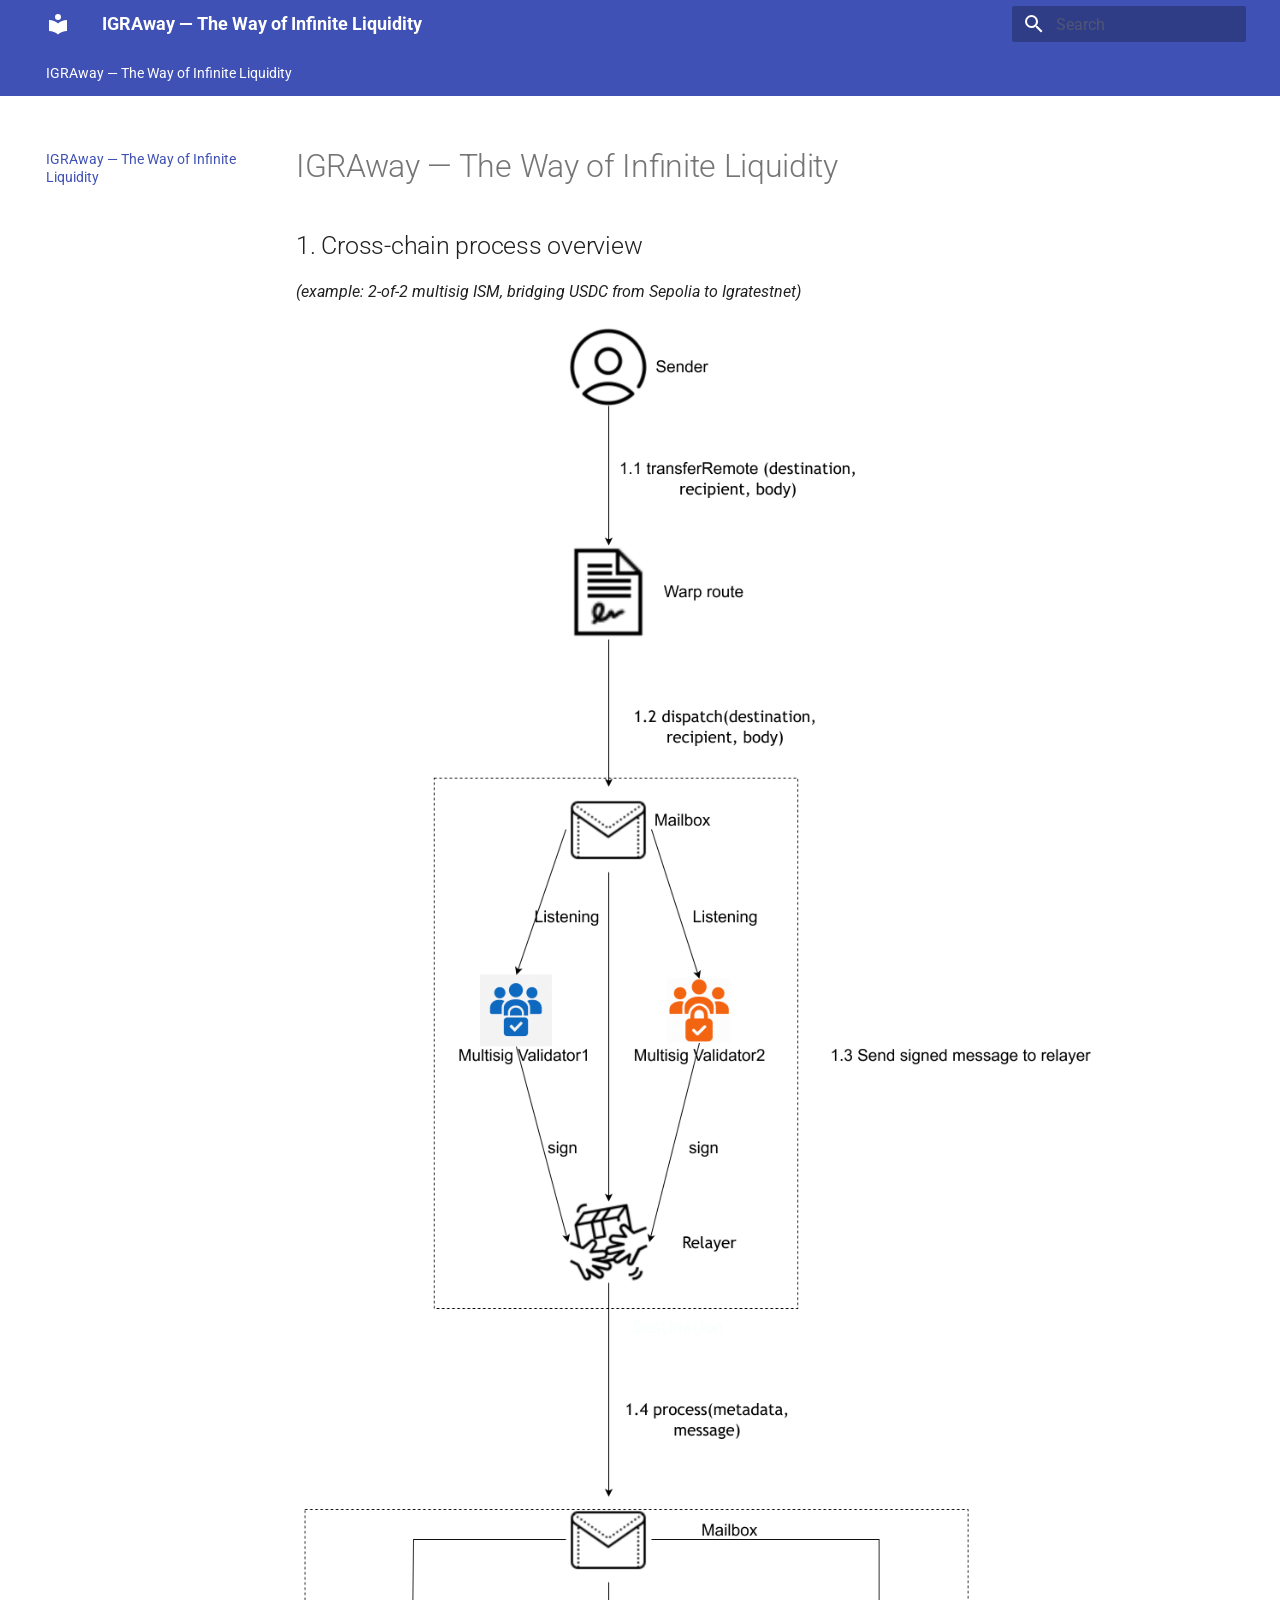
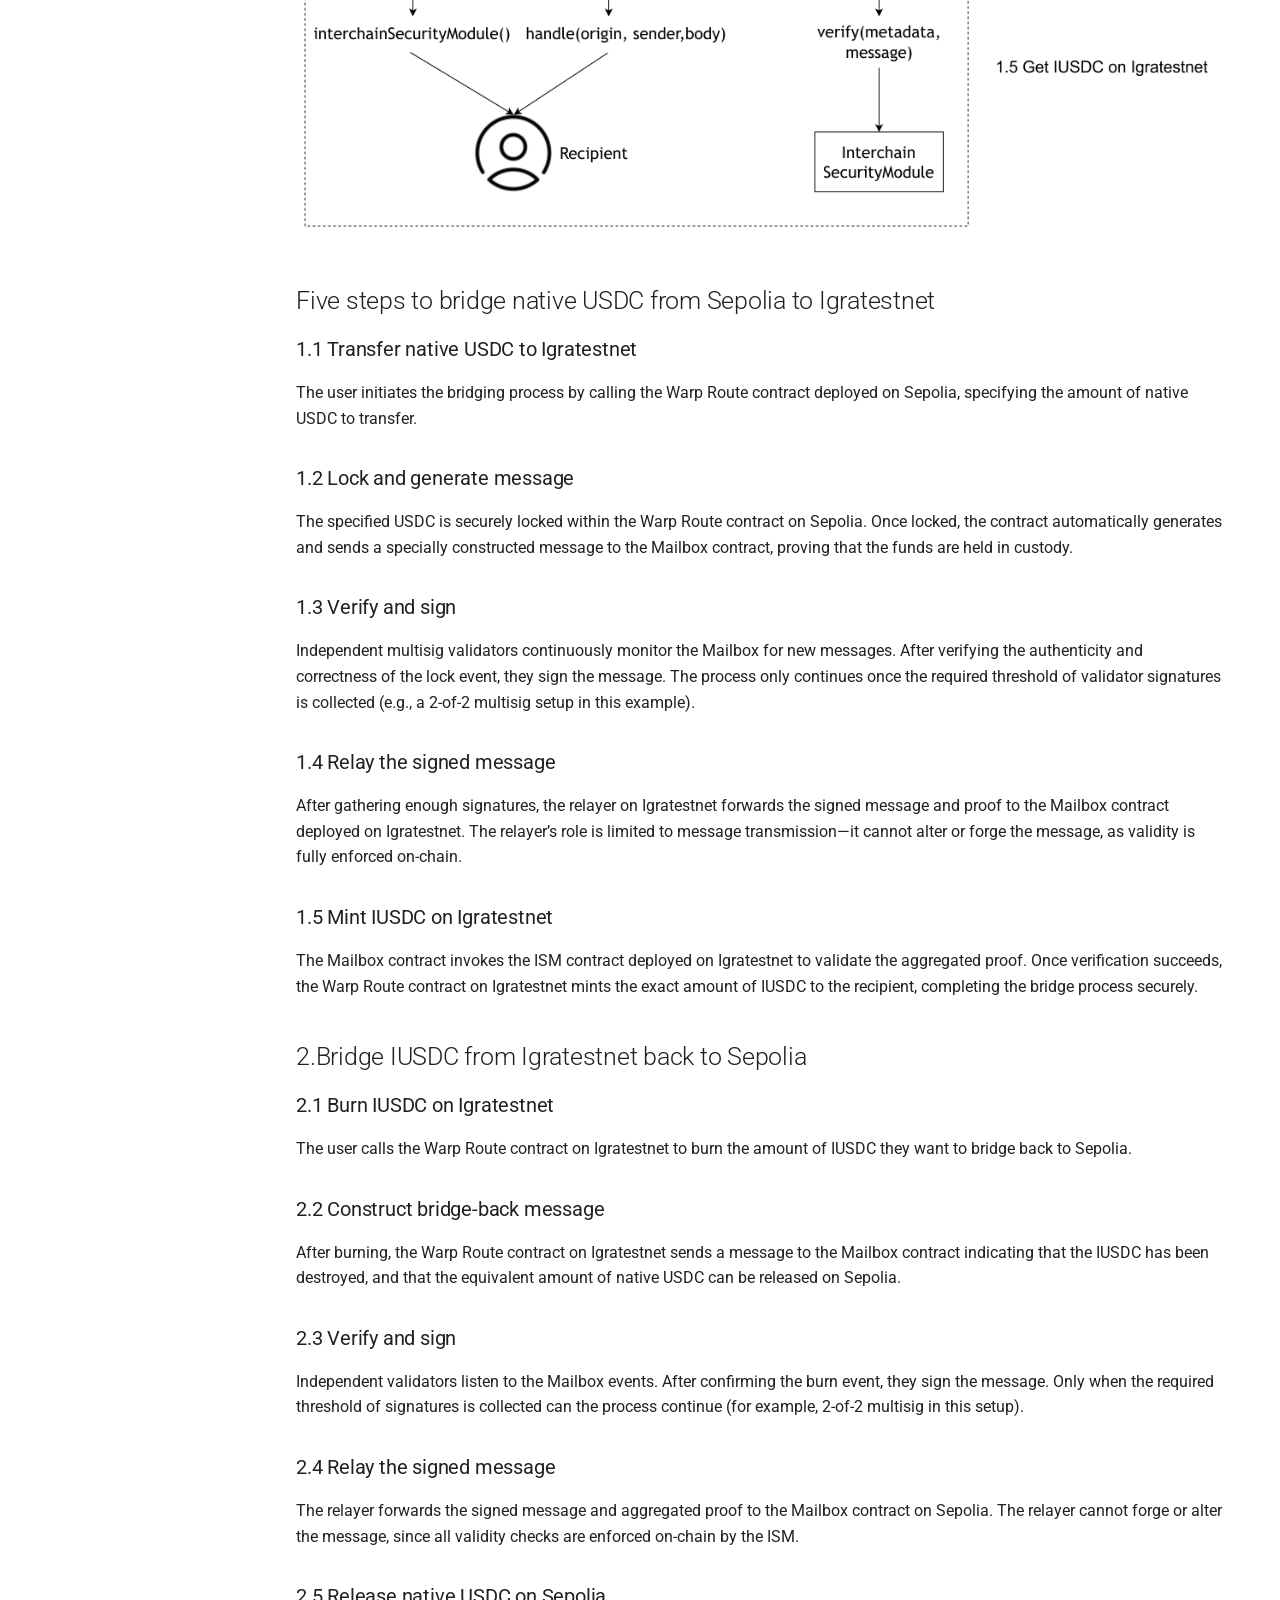
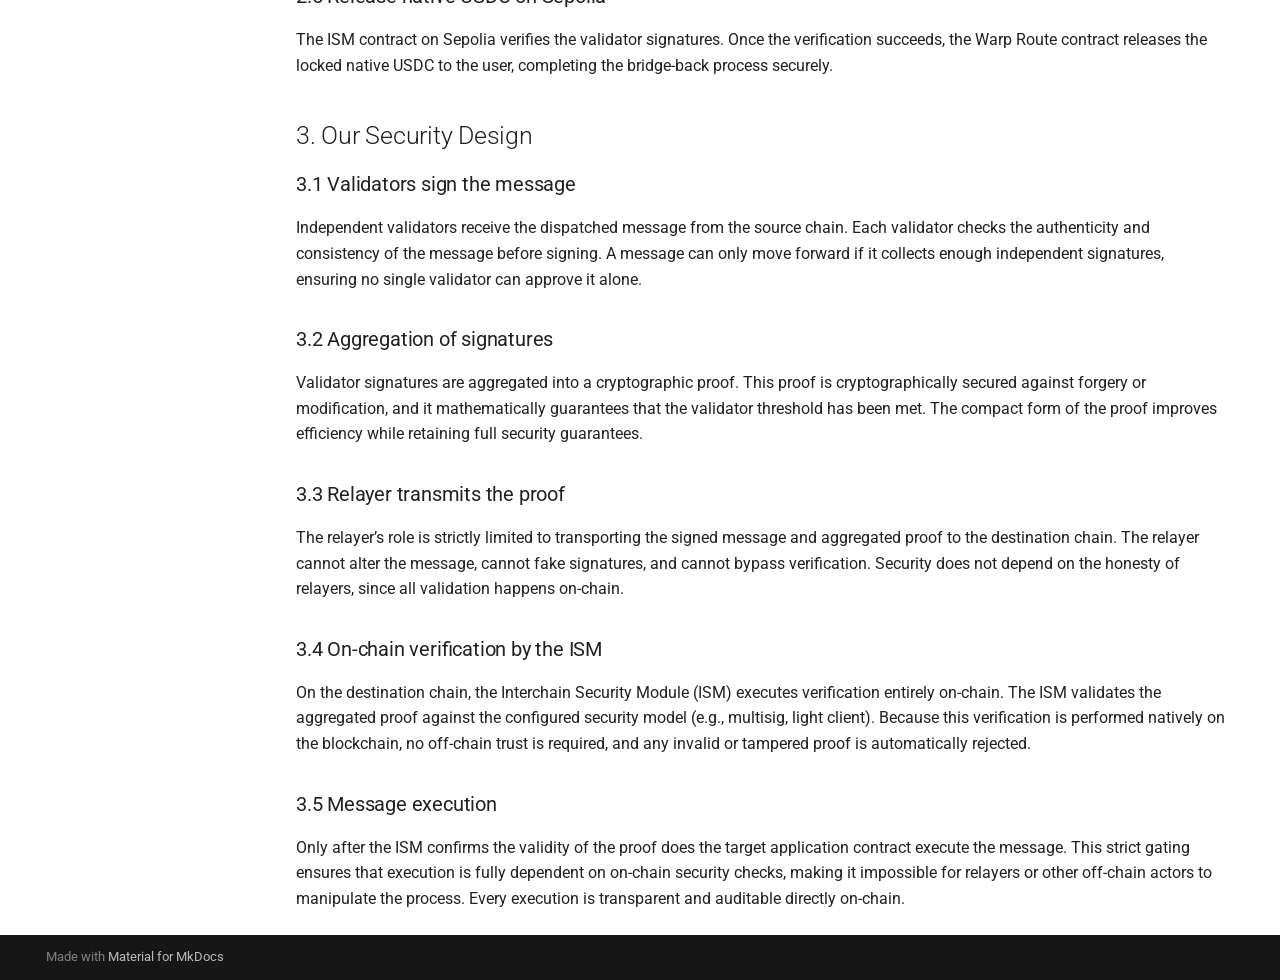
<file: index.html>
<!doctype html>
<html lang="en" class="no-js">
  <head>
    
      <meta charset="utf-8">
      <meta name="viewport" content="width=device-width,initial-scale=1">
      
      
      
      
      
      
      <link rel="icon" href="assets/images/favicon.png">
      <meta name="generator" content="mkdocs-1.6.1, mkdocs-material-9.6.18">
    
    
      
        <title>IGRAway — The Way of Infinite Liquidity</title>
      
    
    
      <link rel="stylesheet" href="assets/stylesheets/main.7e37652d.min.css">
      
      


    
    
      
    
    
      
        
        
        <link rel="preconnect" href="https://fonts.gstatic.com" crossorigin>
        <link rel="stylesheet" href="https://fonts.googleapis.com/css?family=Roboto:300,300i,400,400i,700,700i%7CRoboto+Mono:400,400i,700,700i&display=fallback">
        <style>:root{--md-text-font:"Roboto";--md-code-font:"Roboto Mono"}</style>
      
    
    
      <link rel="stylesheet" href="assets/extra.css">
    
    <script>__md_scope=new URL(".",location),__md_hash=e=>[...e].reduce(((e,_)=>(e<<5)-e+_.charCodeAt(0)),0),__md_get=(e,_=localStorage,t=__md_scope)=>JSON.parse(_.getItem(t.pathname+"."+e)),__md_set=(e,_,t=localStorage,a=__md_scope)=>{try{t.setItem(a.pathname+"."+e,JSON.stringify(_))}catch(e){}}</script>
    
      

    
    
    
  </head>
  
  
    <body dir="ltr">
  
    
    <input class="md-toggle" data-md-toggle="drawer" type="checkbox" id="__drawer" autocomplete="off">
    <input class="md-toggle" data-md-toggle="search" type="checkbox" id="__search" autocomplete="off">
    <label class="md-overlay" for="__drawer"></label>
    <div data-md-component="skip">
      
        
        <a href="#igraway-the-way-of-infinite-liquidity" class="md-skip">
          Skip to content
        </a>
      
    </div>
    <div data-md-component="announce">
      
    </div>
    
    
      

<header class="md-header" data-md-component="header">
  <nav class="md-header__inner md-grid" aria-label="Header">
    <a href="." title="IGRAway — The Way of Infinite Liquidity" class="md-header__button md-logo" aria-label="IGRAway — The Way of Infinite Liquidity" data-md-component="logo">
      
  
  <svg xmlns="http://www.w3.org/2000/svg" viewBox="0 0 24 24"><path d="M12 8a3 3 0 0 0 3-3 3 3 0 0 0-3-3 3 3 0 0 0-3 3 3 3 0 0 0 3 3m0 3.54C9.64 9.35 6.5 8 3 8v11c3.5 0 6.64 1.35 9 3.54 2.36-2.19 5.5-3.54 9-3.54V8c-3.5 0-6.64 1.35-9 3.54"/></svg>

    </a>
    <label class="md-header__button md-icon" for="__drawer">
      
      <svg xmlns="http://www.w3.org/2000/svg" viewBox="0 0 24 24"><path d="M3 6h18v2H3zm0 5h18v2H3zm0 5h18v2H3z"/></svg>
    </label>
    <div class="md-header__title" data-md-component="header-title">
      <div class="md-header__ellipsis">
        <div class="md-header__topic">
          <span class="md-ellipsis">
            IGRAway — The Way of Infinite Liquidity
          </span>
        </div>
        <div class="md-header__topic" data-md-component="header-topic">
          <span class="md-ellipsis">
            
              IGRAway — The Way of Infinite Liquidity
            
          </span>
        </div>
      </div>
    </div>
    
    
      <script>var palette=__md_get("__palette");if(palette&&palette.color){if("(prefers-color-scheme)"===palette.color.media){var media=matchMedia("(prefers-color-scheme: light)"),input=document.querySelector(media.matches?"[data-md-color-media='(prefers-color-scheme: light)']":"[data-md-color-media='(prefers-color-scheme: dark)']");palette.color.media=input.getAttribute("data-md-color-media"),palette.color.scheme=input.getAttribute("data-md-color-scheme"),palette.color.primary=input.getAttribute("data-md-color-primary"),palette.color.accent=input.getAttribute("data-md-color-accent")}for(var[key,value]of Object.entries(palette.color))document.body.setAttribute("data-md-color-"+key,value)}</script>
    
    
    
      
      
        <label class="md-header__button md-icon" for="__search">
          
          <svg xmlns="http://www.w3.org/2000/svg" viewBox="0 0 24 24"><path d="M9.5 3A6.5 6.5 0 0 1 16 9.5c0 1.61-.59 3.09-1.56 4.23l.27.27h.79l5 5-1.5 1.5-5-5v-.79l-.27-.27A6.52 6.52 0 0 1 9.5 16 6.5 6.5 0 0 1 3 9.5 6.5 6.5 0 0 1 9.5 3m0 2C7 5 5 7 5 9.5S7 14 9.5 14 14 12 14 9.5 12 5 9.5 5"/></svg>
        </label>
        <div class="md-search" data-md-component="search" role="dialog">
  <label class="md-search__overlay" for="__search"></label>
  <div class="md-search__inner" role="search">
    <form class="md-search__form" name="search">
      <input type="text" class="md-search__input" name="query" aria-label="Search" placeholder="Search" autocapitalize="off" autocorrect="off" autocomplete="off" spellcheck="false" data-md-component="search-query" required>
      <label class="md-search__icon md-icon" for="__search">
        
        <svg xmlns="http://www.w3.org/2000/svg" viewBox="0 0 24 24"><path d="M9.5 3A6.5 6.5 0 0 1 16 9.5c0 1.61-.59 3.09-1.56 4.23l.27.27h.79l5 5-1.5 1.5-5-5v-.79l-.27-.27A6.52 6.52 0 0 1 9.5 16 6.5 6.5 0 0 1 3 9.5 6.5 6.5 0 0 1 9.5 3m0 2C7 5 5 7 5 9.5S7 14 9.5 14 14 12 14 9.5 12 5 9.5 5"/></svg>
        
        <svg xmlns="http://www.w3.org/2000/svg" viewBox="0 0 24 24"><path d="M20 11v2H8l5.5 5.5-1.42 1.42L4.16 12l7.92-7.92L13.5 5.5 8 11z"/></svg>
      </label>
      <nav class="md-search__options" aria-label="Search">
        
        <button type="reset" class="md-search__icon md-icon" title="Clear" aria-label="Clear" tabindex="-1">
          
          <svg xmlns="http://www.w3.org/2000/svg" viewBox="0 0 24 24"><path d="M19 6.41 17.59 5 12 10.59 6.41 5 5 6.41 10.59 12 5 17.59 6.41 19 12 13.41 17.59 19 19 17.59 13.41 12z"/></svg>
        </button>
      </nav>
      
    </form>
    <div class="md-search__output">
      <div class="md-search__scrollwrap" tabindex="0" data-md-scrollfix>
        <div class="md-search-result" data-md-component="search-result">
          <div class="md-search-result__meta">
            Initializing search
          </div>
          <ol class="md-search-result__list" role="presentation"></ol>
        </div>
      </div>
    </div>
  </div>
</div>
      
    
    
  </nav>
  
</header>
    
    <div class="md-container" data-md-component="container">
      
      
        
          
            
<nav class="md-tabs" aria-label="Tabs" data-md-component="tabs">
  <div class="md-grid">
    <ul class="md-tabs__list">
      
        
  
  
  
    
  
  
    <li class="md-tabs__item md-tabs__item--active">
      <a href="." class="md-tabs__link">
        
  
  
    
  
  IGRAway — The Way of Infinite Liquidity

      </a>
    </li>
  

      
    </ul>
  </div>
</nav>
          
        
      
      <main class="md-main" data-md-component="main">
        <div class="md-main__inner md-grid">
          
            
              
              <div class="md-sidebar md-sidebar--primary" data-md-component="sidebar" data-md-type="navigation" >
                <div class="md-sidebar__scrollwrap">
                  <div class="md-sidebar__inner">
                    


  


<nav class="md-nav md-nav--primary md-nav--lifted" aria-label="Navigation" data-md-level="0">
  <label class="md-nav__title" for="__drawer">
    <a href="." title="IGRAway — The Way of Infinite Liquidity" class="md-nav__button md-logo" aria-label="IGRAway — The Way of Infinite Liquidity" data-md-component="logo">
      
  
  <svg xmlns="http://www.w3.org/2000/svg" viewBox="0 0 24 24"><path d="M12 8a3 3 0 0 0 3-3 3 3 0 0 0-3-3 3 3 0 0 0-3 3 3 3 0 0 0 3 3m0 3.54C9.64 9.35 6.5 8 3 8v11c3.5 0 6.64 1.35 9 3.54 2.36-2.19 5.5-3.54 9-3.54V8c-3.5 0-6.64 1.35-9 3.54"/></svg>

    </a>
    IGRAway — The Way of Infinite Liquidity
  </label>
  
  <ul class="md-nav__list" data-md-scrollfix>
    
      
      
  
  
    
  
  
  
    <li class="md-nav__item md-nav__item--active">
      
      <input class="md-nav__toggle md-toggle" type="checkbox" id="__toc">
      
      
        
      
      
        <label class="md-nav__link md-nav__link--active" for="__toc">
          
  
  
  <span class="md-ellipsis">
    IGRAway — The Way of Infinite Liquidity
    
  </span>
  

          <span class="md-nav__icon md-icon"></span>
        </label>
      
      <a href="." class="md-nav__link md-nav__link--active">
        
  
  
  <span class="md-ellipsis">
    IGRAway — The Way of Infinite Liquidity
    
  </span>
  

      </a>
      
        

<nav class="md-nav md-nav--secondary" aria-label="Table of contents">
  
  
  
    
  
  
    <label class="md-nav__title" for="__toc">
      <span class="md-nav__icon md-icon"></span>
      Table of contents
    </label>
    <ul class="md-nav__list" data-md-component="toc" data-md-scrollfix>
      
        <li class="md-nav__item">
  <a href="#1-cross-chain-process-overview" class="md-nav__link">
    <span class="md-ellipsis">
      1. Cross-chain process overview
    </span>
  </a>
  
</li>
      
        <li class="md-nav__item">
  <a href="#five-steps-to-bridge-native-usdc-from-sepolia-to-igratestnet" class="md-nav__link">
    <span class="md-ellipsis">
      Five steps to bridge native USDC from Sepolia to Igratestnet
    </span>
  </a>
  
</li>
      
        <li class="md-nav__item">
  <a href="#2bridge-iusdc-from-igratestnet-back-to-sepolia" class="md-nav__link">
    <span class="md-ellipsis">
      2.Bridge IUSDC from Igratestnet back to Sepolia
    </span>
  </a>
  
</li>
      
        <li class="md-nav__item">
  <a href="#3-our-security-design" class="md-nav__link">
    <span class="md-ellipsis">
      3. Our Security Design
    </span>
  </a>
  
</li>
      
    </ul>
  
</nav>
      
    </li>
  

    
  </ul>
</nav>
                  </div>
                </div>
              </div>
            
            
              
              <div class="md-sidebar md-sidebar--secondary" data-md-component="sidebar" data-md-type="toc" >
                <div class="md-sidebar__scrollwrap">
                  <div class="md-sidebar__inner">
                    

<nav class="md-nav md-nav--secondary" aria-label="Table of contents">
  
  
  
    
  
  
    <label class="md-nav__title" for="__toc">
      <span class="md-nav__icon md-icon"></span>
      Table of contents
    </label>
    <ul class="md-nav__list" data-md-component="toc" data-md-scrollfix>
      
        <li class="md-nav__item">
  <a href="#1-cross-chain-process-overview" class="md-nav__link">
    <span class="md-ellipsis">
      1. Cross-chain process overview
    </span>
  </a>
  
</li>
      
        <li class="md-nav__item">
  <a href="#five-steps-to-bridge-native-usdc-from-sepolia-to-igratestnet" class="md-nav__link">
    <span class="md-ellipsis">
      Five steps to bridge native USDC from Sepolia to Igratestnet
    </span>
  </a>
  
</li>
      
        <li class="md-nav__item">
  <a href="#2bridge-iusdc-from-igratestnet-back-to-sepolia" class="md-nav__link">
    <span class="md-ellipsis">
      2.Bridge IUSDC from Igratestnet back to Sepolia
    </span>
  </a>
  
</li>
      
        <li class="md-nav__item">
  <a href="#3-our-security-design" class="md-nav__link">
    <span class="md-ellipsis">
      3. Our Security Design
    </span>
  </a>
  
</li>
      
    </ul>
  
</nav>
                  </div>
                </div>
              </div>
            
          
          
            <div class="md-content" data-md-component="content">
              <article class="md-content__inner md-typeset">
                
                  



<h1 id="igraway-the-way-of-infinite-liquidity">IGRAway — The Way of Infinite Liquidity</h1>
<h2 id="1-cross-chain-process-overview">1. Cross-chain process overview</h2>
<p><em>(example: 2-of-2 multisig ISM, bridging USDC from Sepolia to Igratestnet)</em></p>
<p><img alt="Cross-chain process overview" src="img/crossflow.png" /></p>
<h2 id="five-steps-to-bridge-native-usdc-from-sepolia-to-igratestnet">Five steps to bridge native USDC from Sepolia to Igratestnet</h2>
<h3 id="11-transfer-native-usdc-to-igratestnet">1.1 Transfer native USDC to Igratestnet</h3>
<p>The user initiates the bridging process by calling the Warp Route contract deployed on Sepolia, specifying the amount of native USDC to transfer.  </p>
<h3 id="12-lock-and-generate-message">1.2 Lock and generate message</h3>
<p>The specified USDC is securely locked within the Warp Route contract on Sepolia. Once locked, the contract automatically generates and sends a specially constructed message to the Mailbox contract, proving that the funds are held in custody.  </p>
<h3 id="13-verify-and-sign">1.3 Verify and sign</h3>
<p>Independent multisig validators continuously monitor the Mailbox for new messages. After verifying the authenticity and correctness of the lock event, they sign the message. The process only continues once the required threshold of validator signatures is collected (e.g., a 2-of-2 multisig setup in this example).  </p>
<h3 id="14-relay-the-signed-message">1.4 Relay the signed message</h3>
<p>After gathering enough signatures, the relayer on Igratestnet forwards the signed message and proof to the Mailbox contract deployed on Igratestnet. The relayer’s role is limited to message transmission—it cannot alter or forge the message, as validity is fully enforced on-chain.  </p>
<h3 id="15-mint-iusdc-on-igratestnet">1.5 Mint IUSDC on Igratestnet</h3>
<p>The Mailbox contract invokes the ISM contract deployed on Igratestnet to validate the aggregated proof. Once verification succeeds, the Warp Route contract on Igratestnet mints the exact amount of IUSDC to the recipient, completing the bridge process securely.  </p>
<h2 id="2bridge-iusdc-from-igratestnet-back-to-sepolia">2.Bridge IUSDC from Igratestnet back to Sepolia</h2>
<h3 id="21-burn-iusdc-on-igratestnet">2.1 Burn IUSDC on Igratestnet</h3>
<p>The user calls the Warp Route contract on Igratestnet to burn the amount of IUSDC they want to bridge back to Sepolia.</p>
<h3 id="22-construct-bridge-back-message">2.2 Construct bridge-back message</h3>
<p>After burning, the Warp Route contract on Igratestnet sends a message to the Mailbox contract indicating that the IUSDC has been destroyed, and that the equivalent amount of native USDC can be released on Sepolia.</p>
<h3 id="23-verify-and-sign">2.3 Verify and sign</h3>
<p>Independent validators listen to the Mailbox events. After confirming the burn event, they sign the message. Only when the required threshold of signatures is collected can the process continue (for example, 2-of-2 multisig in this setup).</p>
<h3 id="24-relay-the-signed-message">2.4 Relay the signed message</h3>
<p>The relayer forwards the signed message and aggregated proof to the Mailbox contract on Sepolia. The relayer cannot forge or alter the message, since all validity checks are enforced on-chain by the ISM.</p>
<h3 id="25-release-native-usdc-on-sepolia">2.5 Release native USDC on Sepolia</h3>
<p>The ISM contract on Sepolia verifies the validator signatures. Once the verification succeeds, the Warp Route contract releases the locked native USDC to the user, completing the bridge-back process securely.</p>
<h2 id="3-our-security-design">3. Our Security Design</h2>
<h3 id="31-validators-sign-the-message">3.1 Validators sign the message</h3>
<p>Independent validators receive the dispatched message from the source chain. Each validator checks the authenticity and consistency of the message before signing. A message can only move forward if it collects enough independent signatures, ensuring no single validator can approve it alone.</p>
<h3 id="32-aggregation-of-signatures">3.2 Aggregation of signatures</h3>
<p>Validator signatures are aggregated into a cryptographic proof. This proof is cryptographically secured against forgery or modification, and it mathematically guarantees that the validator threshold has been met. The compact form of the proof improves efficiency while retaining full security guarantees.</p>
<h3 id="33-relayer-transmits-the-proof">3.3 Relayer transmits the proof</h3>
<p>The relayer’s role is strictly limited to transporting the signed message and aggregated proof to the destination chain. The relayer cannot alter the message, cannot fake signatures, and cannot bypass verification. Security does not depend on the honesty of relayers, since all validation happens on-chain.</p>
<h3 id="34-on-chain-verification-by-the-ism">3.4 On-chain verification by the ISM</h3>
<p>On the destination chain, the Interchain Security Module (ISM) executes verification entirely on-chain. The ISM validates the aggregated proof against the configured security model (e.g., multisig, light client). Because this verification is performed natively on the blockchain, no off-chain trust is required, and any invalid or tampered proof is automatically rejected.</p>
<h3 id="35-message-execution">3.5 Message execution</h3>
<p>Only after the ISM confirms the validity of the proof does the target application contract execute the message. This strict gating ensures that execution is fully dependent on on-chain security checks, making it impossible for relayers or other off-chain actors to manipulate the process. Every execution is transparent and auditable directly on-chain.</p>












                
              </article>
            </div>
          
          
<script>var target=document.getElementById(location.hash.slice(1));target&&target.name&&(target.checked=target.name.startsWith("__tabbed_"))</script>
        </div>
        
      </main>
      
        <footer class="md-footer">
  
  <div class="md-footer-meta md-typeset">
    <div class="md-footer-meta__inner md-grid">
      <div class="md-copyright">
  
  
    Made with
    <a href="https://squidfunk.github.io/mkdocs-material/" target="_blank" rel="noopener">
      Material for MkDocs
    </a>
  
</div>
      
    </div>
  </div>
</footer>
      
    </div>
    <div class="md-dialog" data-md-component="dialog">
      <div class="md-dialog__inner md-typeset"></div>
    </div>
    
    
    
      
      <script id="__config" type="application/json">{"base": ".", "features": ["navigation.sections", "navigation.expand", "navigation.tabs"], "search": "assets/javascripts/workers/search.973d3a69.min.js", "tags": null, "translations": {"clipboard.copied": "Copied to clipboard", "clipboard.copy": "Copy to clipboard", "search.result.more.one": "1 more on this page", "search.result.more.other": "# more on this page", "search.result.none": "No matching documents", "search.result.one": "1 matching document", "search.result.other": "# matching documents", "search.result.placeholder": "Type to start searching", "search.result.term.missing": "Missing", "select.version": "Select version"}, "version": null}</script>
    
    
      <script src="assets/javascripts/bundle.92b07e13.min.js"></script>
      
    
  </body>
</html>
</file>
<file: assets/extra.css>
/* hide right-hand sidebar completely */
.md-sidebar--secondary {
    display: none !important;
}
</file>
<file: assets/stylesheets/main.7e37652d.min.css>
@charset "UTF-8";html{-webkit-text-size-adjust:none;-moz-text-size-adjust:none;text-size-adjust:none;box-sizing:border-box}*,:after,:before{box-sizing:inherit}@media (prefers-reduced-motion){*,:after,:before{transition:none!important}}body{margin:0}a,button,input,label{-webkit-tap-highlight-color:transparent}a{color:inherit;text-decoration:none}hr{border:0;box-sizing:initial;display:block;height:.05rem;overflow:visible;padding:0}small{font-size:80%}sub,sup{line-height:1em}img{border-style:none}table{border-collapse:initial;border-spacing:0}td,th{font-weight:400;vertical-align:top}button{background:#0000;border:0;font-family:inherit;font-size:inherit;margin:0;padding:0}input{border:0;outline:none}:root{--md-primary-fg-color:#4051b5;--md-primary-fg-color--light:#5d6cc0;--md-primary-fg-color--dark:#303fa1;--md-primary-bg-color:#fff;--md-primary-bg-color--light:#ffffffb3;--md-accent-fg-color:#526cfe;--md-accent-fg-color--transparent:#526cfe1a;--md-accent-bg-color:#fff;--md-accent-bg-color--light:#ffffffb3}[data-md-color-scheme=default]{color-scheme:light}[data-md-color-scheme=default] img[src$="#gh-dark-mode-only"],[data-md-color-scheme=default] img[src$="#only-dark"]{display:none}:root,[data-md-color-scheme=default]{--md-hue:225deg;--md-default-fg-color:#000000de;--md-default-fg-color--light:#0000008a;--md-default-fg-color--lighter:#00000052;--md-default-fg-color--lightest:#00000012;--md-default-bg-color:#fff;--md-default-bg-color--light:#ffffffb3;--md-default-bg-color--lighter:#ffffff4d;--md-default-bg-color--lightest:#ffffff1f;--md-code-fg-color:#36464e;--md-code-bg-color:#f5f5f5;--md-code-hl-color:#4287ff;--md-code-hl-color--light:#4287ff1a;--md-code-hl-number-color:#d52a2a;--md-code-hl-special-color:#db1457;--md-code-hl-function-color:#a846b9;--md-code-hl-constant-color:#6e59d9;--md-code-hl-keyword-color:#3f6ec6;--md-code-hl-string-color:#1c7d4d;--md-code-hl-name-color:var(--md-code-fg-color);--md-code-hl-operator-color:var(--md-default-fg-color--light);--md-code-hl-punctuation-color:var(--md-default-fg-color--light);--md-code-hl-comment-color:var(--md-default-fg-color--light);--md-code-hl-generic-color:var(--md-default-fg-color--light);--md-code-hl-variable-color:var(--md-default-fg-color--light);--md-typeset-color:var(--md-default-fg-color);--md-typeset-a-color:var(--md-primary-fg-color);--md-typeset-del-color:#f5503d26;--md-typeset-ins-color:#0bd57026;--md-typeset-kbd-color:#fafafa;--md-typeset-kbd-accent-color:#fff;--md-typeset-kbd-border-color:#b8b8b8;--md-typeset-mark-color:#ffff0080;--md-typeset-table-color:#0000001f;--md-typeset-table-color--light:rgba(0,0,0,.035);--md-admonition-fg-color:var(--md-default-fg-color);--md-admonition-bg-color:var(--md-default-bg-color);--md-warning-fg-color:#000000de;--md-warning-bg-color:#ff9;--md-footer-fg-color:#fff;--md-footer-fg-color--light:#ffffffb3;--md-footer-fg-color--lighter:#ffffff73;--md-footer-bg-color:#000000de;--md-footer-bg-color--dark:#00000052;--md-shadow-z1:0 0.2rem 0.5rem #0000000d,0 0 0.05rem #0000001a;--md-shadow-z2:0 0.2rem 0.5rem #0000001a,0 0 0.05rem #00000040;--md-shadow-z3:0 0.2rem 0.5rem #0003,0 0 0.05rem #00000059}.md-icon svg{fill:currentcolor;display:block;height:1.2rem;width:1.2rem}body{-webkit-font-smoothing:antialiased;-moz-osx-font-smoothing:grayscale;--md-text-font-family:var(--md-text-font,_),-apple-system,BlinkMacSystemFont,Helvetica,Arial,sans-serif;--md-code-font-family:var(--md-code-font,_),SFMono-Regular,Consolas,Menlo,monospace}aside,body,input{font-feature-settings:"kern","liga";color:var(--md-typeset-color);font-family:var(--md-text-font-family)}code,kbd,pre{font-feature-settings:"kern";font-family:var(--md-code-font-family)}:root{--md-typeset-table-sort-icon:url('data:image/svg+xml;charset=utf-8,<svg xmlns="http://www.w3.org/2000/svg" viewBox="0 0 24 24"><path d="m18 21-4-4h3V7h-3l4-4 4 4h-3v10h3M2 19v-2h10v2M2 13v-2h7v2M2 7V5h4v2z"/></svg>');--md-typeset-table-sort-icon--asc:url('data:image/svg+xml;charset=utf-8,<svg xmlns="http://www.w3.org/2000/svg" viewBox="0 0 24 24"><path d="M19 17h3l-4 4-4-4h3V3h2M2 17h10v2H2M6 5v2H2V5m0 6h7v2H2z"/></svg>');--md-typeset-table-sort-icon--desc:url('data:image/svg+xml;charset=utf-8,<svg xmlns="http://www.w3.org/2000/svg" viewBox="0 0 24 24"><path d="M19 7h3l-4-4-4 4h3v14h2M2 17h10v2H2M6 5v2H2V5m0 6h7v2H2z"/></svg>')}.md-typeset{-webkit-print-color-adjust:exact;color-adjust:exact;font-size:.8rem;line-height:1.6;overflow-wrap:break-word}@media print{.md-typeset{font-size:.68rem}}.md-typeset blockquote,.md-typeset dl,.md-typeset figure,.md-typeset ol,.md-typeset pre,.md-typeset ul{margin-bottom:1em;margin-top:1em}.md-typeset h1{color:var(--md-default-fg-color--light);font-size:2em;line-height:1.3;margin:0 0 1.25em}.md-typeset h1,.md-typeset h2{font-weight:300;letter-spacing:-.01em}.md-typeset h2{font-size:1.5625em;line-height:1.4;margin:1.6em 0 .64em}.md-typeset h3{font-size:1.25em;font-weight:400;letter-spacing:-.01em;line-height:1.5;margin:1.6em 0 .8em}.md-typeset h2+h3{margin-top:.8em}.md-typeset h4{font-weight:700;letter-spacing:-.01em;margin:1em 0}.md-typeset h5,.md-typeset h6{color:var(--md-default-fg-color--light);font-size:.8em;font-weight:700;letter-spacing:-.01em;margin:1.25em 0}.md-typeset h5{text-transform:uppercase}.md-typeset h5 code{text-transform:none}.md-typeset hr{border-bottom:.05rem solid var(--md-default-fg-color--lightest);display:flow-root;margin:1.5em 0}.md-typeset a{color:var(--md-typeset-a-color);word-break:break-word}.md-typeset a,.md-typeset a:before{transition:color 125ms}.md-typeset a:focus,.md-typeset a:hover{color:var(--md-accent-fg-color)}.md-typeset a:focus code,.md-typeset a:hover code{background-color:var(--md-accent-fg-color--transparent)}.md-typeset a code{color:currentcolor;transition:background-color 125ms}.md-typeset a.focus-visible{outline-color:var(--md-accent-fg-color);outline-offset:.2rem}.md-typeset code,.md-typeset kbd,.md-typeset pre{color:var(--md-code-fg-color);direction:ltr;font-variant-ligatures:none}@media print{.md-typeset code,.md-typeset kbd,.md-typeset pre{white-space:pre-wrap}}.md-typeset code{background-color:var(--md-code-bg-color);border-radius:.1rem;-webkit-box-decoration-break:clone;box-decoration-break:clone;font-size:.85em;padding:0 .2941176471em;word-break:break-word}.md-typeset code:not(.focus-visible){-webkit-tap-highlight-color:transparent;outline:none}.md-typeset pre{display:flow-root;line-height:1.4;position:relative}.md-typeset pre>code{-webkit-box-decoration-break:slice;box-decoration-break:slice;box-shadow:none;display:block;margin:0;outline-color:var(--md-accent-fg-color);overflow:auto;padding:.7720588235em 1.1764705882em;scrollbar-color:var(--md-default-fg-color--lighter) #0000;scrollbar-width:thin;touch-action:auto;word-break:normal}.md-typeset pre>code:hover{scrollbar-color:var(--md-accent-fg-color) #0000}.md-typeset pre>code::-webkit-scrollbar{height:.2rem;width:.2rem}.md-typeset pre>code::-webkit-scrollbar-thumb{background-color:var(--md-default-fg-color--lighter)}.md-typeset pre>code::-webkit-scrollbar-thumb:hover{background-color:var(--md-accent-fg-color)}.md-typeset kbd{background-color:var(--md-typeset-kbd-color);border-radius:.1rem;box-shadow:0 .1rem 0 .05rem var(--md-typeset-kbd-border-color),0 .1rem 0 var(--md-typeset-kbd-border-color),0 -.1rem .2rem var(--md-typeset-kbd-accent-color) inset;color:var(--md-default-fg-color);display:inline-block;font-size:.75em;padding:0 .6666666667em;vertical-align:text-top;word-break:break-word}.md-typeset mark{background-color:var(--md-typeset-mark-color);-webkit-box-decoration-break:clone;box-decoration-break:clone;color:inherit;word-break:break-word}.md-typeset abbr{border-bottom:.05rem dotted var(--md-default-fg-color--light);cursor:help;text-decoration:none}.md-typeset small{opacity:.75}[dir=ltr] .md-typeset sub,[dir=ltr] .md-typeset sup{margin-left:.078125em}[dir=rtl] .md-typeset sub,[dir=rtl] .md-typeset sup{margin-right:.078125em}[dir=ltr] .md-typeset blockquote{padding-left:.6rem}[dir=rtl] .md-typeset blockquote{padding-right:.6rem}[dir=ltr] .md-typeset blockquote{border-left:.2rem solid var(--md-default-fg-color--lighter)}[dir=rtl] .md-typeset blockquote{border-right:.2rem solid var(--md-default-fg-color--lighter)}.md-typeset blockquote{color:var(--md-default-fg-color--light);margin-left:0;margin-right:0}.md-typeset ul{list-style-type:disc}.md-typeset ul[type]{list-style-type:revert-layer}[dir=ltr] .md-typeset ol,[dir=ltr] .md-typeset ul{margin-left:.625em}[dir=rtl] .md-typeset ol,[dir=rtl] .md-typeset ul{margin-right:.625em}.md-typeset ol,.md-typeset ul{padding:0}.md-typeset ol:not([hidden]),.md-typeset ul:not([hidden]){display:flow-root}.md-typeset ol ol,.md-typeset ul ol{list-style-type:lower-alpha}.md-typeset ol ol ol,.md-typeset ul ol ol{list-style-type:lower-roman}.md-typeset ol ol ol ol,.md-typeset ul ol ol ol{list-style-type:upper-alpha}.md-typeset ol ol ol ol ol,.md-typeset ul ol ol ol ol{list-style-type:upper-roman}.md-typeset ol[type],.md-typeset ul[type]{list-style-type:revert-layer}[dir=ltr] .md-typeset ol li,[dir=ltr] .md-typeset ul li{margin-left:1.25em}[dir=rtl] .md-typeset ol li,[dir=rtl] .md-typeset ul li{margin-right:1.25em}.md-typeset ol li,.md-typeset ul li{margin-bottom:.5em}.md-typeset ol li blockquote,.md-typeset ol li p,.md-typeset ul li blockquote,.md-typeset ul li p{margin:.5em 0}.md-typeset ol li:last-child,.md-typeset ul li:last-child{margin-bottom:0}[dir=ltr] .md-typeset ol li ol,[dir=ltr] .md-typeset ol li ul,[dir=ltr] .md-typeset ul li ol,[dir=ltr] .md-typeset ul li ul{margin-left:.625em}[dir=rtl] .md-typeset ol li ol,[dir=rtl] .md-typeset ol li ul,[dir=rtl] .md-typeset ul li ol,[dir=rtl] .md-typeset ul li ul{margin-right:.625em}.md-typeset ol li ol,.md-typeset ol li ul,.md-typeset ul li ol,.md-typeset ul li ul{margin-bottom:.5em;margin-top:.5em}[dir=ltr] .md-typeset dd{margin-left:1.875em}[dir=rtl] .md-typeset dd{margin-right:1.875em}.md-typeset dd{margin-bottom:1.5em;margin-top:1em}.md-typeset img,.md-typeset svg,.md-typeset video{height:auto;max-width:100%}.md-typeset img[align=left]{margin:1em 1em 1em 0}.md-typeset img[align=right]{margin:1em 0 1em 1em}.md-typeset img[align]:only-child{margin-top:0}.md-typeset figure{display:flow-root;margin:1em auto;max-width:100%;text-align:center;width:-moz-fit-content;width:fit-content}.md-typeset figure img{display:block;margin:0 auto}.md-typeset figcaption{font-style:italic;margin:1em auto;max-width:24rem}.md-typeset iframe{max-width:100%}.md-typeset table:not([class]){background-color:var(--md-default-bg-color);border:.05rem solid var(--md-typeset-table-color);border-radius:.1rem;display:inline-block;font-size:.64rem;max-width:100%;overflow:auto;touch-action:auto}@media print{.md-typeset table:not([class]){display:table}}.md-typeset table:not([class])+*{margin-top:1.5em}.md-typeset table:not([class]) td>:first-child,.md-typeset table:not([class]) th>:first-child{margin-top:0}.md-typeset table:not([class]) td>:last-child,.md-typeset table:not([class]) th>:last-child{margin-bottom:0}.md-typeset table:not([class]) td:not([align]),.md-typeset table:not([class]) th:not([align]){text-align:left}[dir=rtl] .md-typeset table:not([class]) td:not([align]),[dir=rtl] .md-typeset table:not([class]) th:not([align]){text-align:right}.md-typeset table:not([class]) th{font-weight:700;min-width:5rem;padding:.9375em 1.25em;vertical-align:top}.md-typeset table:not([class]) td{border-top:.05rem solid var(--md-typeset-table-color);padding:.9375em 1.25em;vertical-align:top}.md-typeset table:not([class]) tbody tr{transition:background-color 125ms}.md-typeset table:not([class]) tbody tr:hover{background-color:var(--md-typeset-table-color--light);box-shadow:0 .05rem 0 var(--md-default-bg-color) inset}.md-typeset table:not([class]) a{word-break:normal}.md-typeset table th[role=columnheader]{cursor:pointer}[dir=ltr] .md-typeset table th[role=columnheader]:after{margin-left:.5em}[dir=rtl] .md-typeset table th[role=columnheader]:after{margin-right:.5em}.md-typeset table th[role=columnheader]:after{content:"";display:inline-block;height:1.2em;-webkit-mask-image:var(--md-typeset-table-sort-icon);mask-image:var(--md-typeset-table-sort-icon);-webkit-mask-repeat:no-repeat;mask-repeat:no-repeat;-webkit-mask-size:contain;mask-size:contain;transition:background-color 125ms;vertical-align:text-bottom;width:1.2em}.md-typeset table th[role=columnheader]:hover:after{background-color:var(--md-default-fg-color--lighter)}.md-typeset table th[role=columnheader][aria-sort=ascending]:after{background-color:var(--md-default-fg-color--light);-webkit-mask-image:var(--md-typeset-table-sort-icon--asc);mask-image:var(--md-typeset-table-sort-icon--asc)}.md-typeset table th[role=columnheader][aria-sort=descending]:after{background-color:var(--md-default-fg-color--light);-webkit-mask-image:var(--md-typeset-table-sort-icon--desc);mask-image:var(--md-typeset-table-sort-icon--desc)}.md-typeset__scrollwrap{margin:1em -.8rem;overflow-x:auto;touch-action:auto}.md-typeset__table{display:inline-block;margin-bottom:.5em;padding:0 .8rem}@media print{.md-typeset__table{display:block}}html .md-typeset__table table{display:table;margin:0;overflow:hidden;width:100%}@media screen and (max-width:44.984375em){.md-content__inner>pre{margin:1em -.8rem}.md-content__inner>pre code{border-radius:0}}.md-typeset .md-author{border-radius:100%;display:block;flex-shrink:0;height:1.6rem;overflow:hidden;position:relative;transition:color 125ms,transform 125ms;width:1.6rem}.md-typeset .md-author img{display:block}.md-typeset .md-author--more{background:var(--md-default-fg-color--lightest);color:var(--md-default-fg-color--lighter);font-size:.6rem;font-weight:700;line-height:1.6rem;text-align:center}.md-typeset .md-author--long{height:2.4rem;width:2.4rem}.md-typeset a.md-author{transform:scale(1)}.md-typeset a.md-author img{border-radius:100%;filter:grayscale(100%) opacity(75%);transition:filter 125ms}.md-typeset a.md-author:focus,.md-typeset a.md-author:hover{transform:scale(1.1);z-index:1}.md-typeset a.md-author:focus img,.md-typeset a.md-author:hover img{filter:grayscale(0)}.md-banner{background-color:var(--md-footer-bg-color);color:var(--md-footer-fg-color);overflow:auto}@media print{.md-banner{display:none}}.md-banner--warning{background-color:var(--md-warning-bg-color);color:var(--md-warning-fg-color)}.md-banner__inner{font-size:.7rem;margin:.6rem auto;padding:0 .8rem}[dir=ltr] .md-banner__button{float:right}[dir=rtl] .md-banner__button{float:left}.md-banner__button{color:inherit;cursor:pointer;transition:opacity .25s}.no-js .md-banner__button{display:none}.md-banner__button:hover{opacity:.7}html{font-size:125%;height:100%;overflow-x:hidden}@media screen and (min-width:100em){html{font-size:137.5%}}@media screen and (min-width:125em){html{font-size:150%}}body{background-color:var(--md-default-bg-color);display:flex;flex-direction:column;font-size:.5rem;min-height:100%;position:relative;width:100%}@media print{body{display:block}}@media screen and (max-width:59.984375em){body[data-md-scrolllock]{position:fixed}}.md-grid{margin-left:auto;margin-right:auto;max-width:61rem}.md-container{display:flex;flex-direction:column;flex-grow:1}@media print{.md-container{display:block}}.md-main{flex-grow:1}.md-main__inner{display:flex;height:100%;margin-top:1.5rem}.md-ellipsis{overflow:hidden;text-overflow:ellipsis}.md-toggle{display:none}.md-option{height:0;opacity:0;position:absolute;width:0}.md-option:checked+label:not([hidden]){display:block}.md-option.focus-visible+label{outline-color:var(--md-accent-fg-color);outline-style:auto}.md-skip{background-color:var(--md-default-fg-color);border-radius:.1rem;color:var(--md-default-bg-color);font-size:.64rem;margin:.5rem;opacity:0;outline-color:var(--md-accent-fg-color);padding:.3rem .5rem;position:fixed;transform:translateY(.4rem);z-index:-1}.md-skip:focus{opacity:1;transform:translateY(0);transition:transform .25s cubic-bezier(.4,0,.2,1),opacity 175ms 75ms;z-index:10}@page{margin:25mm}:root{--md-clipboard-icon:url('data:image/svg+xml;charset=utf-8,<svg xmlns="http://www.w3.org/2000/svg" viewBox="0 0 24 24"><path d="M19 21H8V7h11m0-2H8a2 2 0 0 0-2 2v14a2 2 0 0 0 2 2h11a2 2 0 0 0 2-2V7a2 2 0 0 0-2-2m-3-4H4a2 2 0 0 0-2 2v14h2V3h12z"/></svg>')}.md-clipboard{border-radius:.1rem;color:var(--md-default-fg-color--lightest);cursor:pointer;height:1.5em;outline-color:var(--md-accent-fg-color);outline-offset:.1rem;position:absolute;right:.5em;top:.5em;transition:color .25s;width:1.5em;z-index:1}@media print{.md-clipboard{display:none}}.md-clipboard:not(.focus-visible){-webkit-tap-highlight-color:transparent;outline:none}:hover>.md-clipboard{color:var(--md-default-fg-color--light)}.md-clipboard:focus,.md-clipboard:hover{color:var(--md-accent-fg-color)}.md-clipboard:after{background-color:currentcolor;content:"";display:block;height:1.125em;margin:0 auto;-webkit-mask-image:var(--md-clipboard-icon);mask-image:var(--md-clipboard-icon);-webkit-mask-position:center;mask-position:center;-webkit-mask-repeat:no-repeat;mask-repeat:no-repeat;-webkit-mask-size:contain;mask-size:contain;width:1.125em}.md-clipboard--inline{cursor:pointer}.md-clipboard--inline code{transition:color .25s,background-color .25s}.md-clipboard--inline:focus code,.md-clipboard--inline:hover code{background-color:var(--md-accent-fg-color--transparent);color:var(--md-accent-fg-color)}.md-typeset .md-code__content{display:grid}@keyframes consent{0%{opacity:0;transform:translateY(100%)}to{opacity:1;transform:translateY(0)}}@keyframes overlay{0%{opacity:0}to{opacity:1}}.md-consent__overlay{animation:overlay .25s both;-webkit-backdrop-filter:blur(.1rem);backdrop-filter:blur(.1rem);background-color:#0000008a;height:100%;opacity:1;position:fixed;top:0;width:100%;z-index:5}.md-consent__inner{animation:consent .5s cubic-bezier(.1,.7,.1,1) both;background-color:var(--md-default-bg-color);border:0;border-radius:.1rem;bottom:0;box-shadow:0 0 .2rem #0000001a,0 .2rem .4rem #0003;max-height:100%;overflow:auto;padding:0;position:fixed;width:100%;z-index:5}.md-consent__form{padding:.8rem}.md-consent__settings{display:none;margin:1em 0}input:checked+.md-consent__settings{display:block}.md-consent__controls{margin-bottom:.8rem}.md-typeset .md-consent__controls .md-button{display:inline}@media screen and (max-width:44.984375em){.md-typeset .md-consent__controls .md-button{display:block;margin-top:.4rem;text-align:center;width:100%}}.md-consent label{cursor:pointer}.md-content{flex-grow:1;min-width:0}.md-content__inner{margin:0 .8rem 1.2rem;padding-top:.6rem}@media screen and (min-width:76.25em){[dir=ltr] .md-sidebar--primary:not([hidden])~.md-content>.md-content__inner{margin-left:1.2rem}[dir=ltr] .md-sidebar--secondary:not([hidden])~.md-content>.md-content__inner,[dir=rtl] .md-sidebar--primary:not([hidden])~.md-content>.md-content__inner{margin-right:1.2rem}[dir=rtl] .md-sidebar--secondary:not([hidden])~.md-content>.md-content__inner{margin-left:1.2rem}}.md-content__inner:before{content:"";display:block;height:.4rem}.md-content__inner>:last-child{margin-bottom:0}[dir=ltr] .md-content__button{float:right}[dir=rtl] .md-content__button{float:left}[dir=ltr] .md-content__button{margin-left:.4rem}[dir=rtl] .md-content__button{margin-right:.4rem}.md-content__button{margin:.4rem 0;padding:0}@media print{.md-content__button{display:none}}.md-typeset .md-content__button{color:var(--md-default-fg-color--lighter)}.md-content__button svg{display:inline;vertical-align:top}[dir=rtl] .md-content__button svg{transform:scaleX(-1)}[dir=ltr] .md-dialog{right:.8rem}[dir=rtl] .md-dialog{left:.8rem}.md-dialog{background-color:var(--md-default-fg-color);border-radius:.1rem;bottom:.8rem;box-shadow:var(--md-shadow-z3);min-width:11.1rem;opacity:0;padding:.4rem .6rem;pointer-events:none;position:fixed;transform:translateY(100%);transition:transform 0ms .4s,opacity .4s;z-index:4}@media print{.md-dialog{display:none}}.md-dialog--active{opacity:1;pointer-events:auto;transform:translateY(0);transition:transform .4s cubic-bezier(.075,.85,.175,1),opacity .4s}.md-dialog__inner{color:var(--md-default-bg-color);font-size:.7rem}.md-feedback{margin:2em 0 1em;text-align:center}.md-feedback fieldset{border:none;margin:0;padding:0}.md-feedback__title{font-weight:700;margin:1em auto}.md-feedback__inner{position:relative}.md-feedback__list{display:flex;flex-wrap:wrap;place-content:baseline center;position:relative}.md-feedback__list:hover .md-icon:not(:disabled){color:var(--md-default-fg-color--lighter)}:disabled .md-feedback__list{min-height:1.8rem}.md-feedback__icon{color:var(--md-default-fg-color--light);cursor:pointer;flex-shrink:0;margin:0 .1rem;transition:color 125ms}.md-feedback__icon:not(:disabled).md-icon:hover{color:var(--md-accent-fg-color)}.md-feedback__icon:disabled{color:var(--md-default-fg-color--lightest);pointer-events:none}.md-feedback__note{opacity:0;position:relative;transform:translateY(.4rem);transition:transform .4s cubic-bezier(.1,.7,.1,1),opacity .15s}.md-feedback__note>*{margin:0 auto;max-width:16rem}:disabled .md-feedback__note{opacity:1;transform:translateY(0)}@media print{.md-feedback{display:none}}.md-footer{background-color:var(--md-footer-bg-color);color:var(--md-footer-fg-color)}@media print{.md-footer{display:none}}.md-footer__inner{justify-content:space-between;overflow:auto;padding:.2rem}.md-footer__inner:not([hidden]){display:flex}.md-footer__link{align-items:end;display:flex;flex-grow:0.01;margin-bottom:.4rem;margin-top:1rem;max-width:100%;outline-color:var(--md-accent-fg-color);overflow:hidden;transition:opacity .25s}.md-footer__link:focus,.md-footer__link:hover{opacity:.7}[dir=rtl] .md-footer__link svg{transform:scaleX(-1)}@media screen and (max-width:44.984375em){.md-footer__link--prev{flex-shrink:0}.md-footer__link--prev .md-footer__title{display:none}}[dir=ltr] .md-footer__link--next{margin-left:auto}[dir=rtl] .md-footer__link--next{margin-right:auto}.md-footer__link--next{text-align:right}[dir=rtl] .md-footer__link--next{text-align:left}.md-footer__title{flex-grow:1;font-size:.9rem;margin-bottom:.7rem;max-width:calc(100% - 2.4rem);padding:0 1rem;white-space:nowrap}.md-footer__button{margin:.2rem;padding:.4rem}.md-footer__direction{font-size:.64rem;opacity:.7}.md-footer-meta{background-color:var(--md-footer-bg-color--dark)}.md-footer-meta__inner{display:flex;flex-wrap:wrap;justify-content:space-between;padding:.2rem}html .md-footer-meta.md-typeset a{color:var(--md-footer-fg-color--light)}html .md-footer-meta.md-typeset a:focus,html .md-footer-meta.md-typeset a:hover{color:var(--md-footer-fg-color)}.md-copyright{color:var(--md-footer-fg-color--lighter);font-size:.64rem;margin:auto .6rem;padding:.4rem 0;width:100%}@media screen and (min-width:45em){.md-copyright{width:auto}}.md-copyright__highlight{color:var(--md-footer-fg-color--light)}.md-social{display:inline-flex;gap:.2rem;margin:0 .4rem;padding:.2rem 0 .6rem}@media screen and (min-width:45em){.md-social{padding:.6rem 0}}.md-social__link{display:inline-block;height:1.6rem;text-align:center;width:1.6rem}.md-social__link:before{line-height:1.9}.md-social__link svg{fill:currentcolor;max-height:.8rem;vertical-align:-25%}.md-typeset .md-button{border:.1rem solid;border-radius:.1rem;color:var(--md-primary-fg-color);cursor:pointer;display:inline-block;font-weight:700;padding:.625em 2em;transition:color 125ms,background-color 125ms,border-color 125ms}.md-typeset .md-button--primary{background-color:var(--md-primary-fg-color);border-color:var(--md-primary-fg-color);color:var(--md-primary-bg-color)}.md-typeset .md-button:focus,.md-typeset .md-button:hover{background-color:var(--md-accent-fg-color);border-color:var(--md-accent-fg-color);color:var(--md-accent-bg-color)}[dir=ltr] .md-typeset .md-input{border-top-left-radius:.1rem}[dir=ltr] .md-typeset .md-input,[dir=rtl] .md-typeset .md-input{border-top-right-radius:.1rem}[dir=rtl] .md-typeset .md-input{border-top-left-radius:.1rem}.md-typeset .md-input{border-bottom:.1rem solid var(--md-default-fg-color--lighter);box-shadow:var(--md-shadow-z1);font-size:.8rem;height:1.8rem;padding:0 .6rem;transition:border .25s,box-shadow .25s}.md-typeset .md-input:focus,.md-typeset .md-input:hover{border-bottom-color:var(--md-accent-fg-color);box-shadow:var(--md-shadow-z2)}.md-typeset .md-input--stretch{width:100%}.md-header{background-color:var(--md-primary-fg-color);box-shadow:0 0 .2rem #0000,0 .2rem .4rem #0000;color:var(--md-primary-bg-color);display:block;left:0;position:sticky;right:0;top:0;z-index:4}@media print{.md-header{display:none}}.md-header[hidden]{transform:translateY(-100%);transition:transform .25s cubic-bezier(.8,0,.6,1),box-shadow .25s}.md-header--shadow{box-shadow:0 0 .2rem #0000001a,0 .2rem .4rem #0003;transition:transform .25s cubic-bezier(.1,.7,.1,1),box-shadow .25s}.md-header__inner{align-items:center;display:flex;padding:0 .2rem}.md-header__button{color:currentcolor;cursor:pointer;margin:.2rem;outline-color:var(--md-accent-fg-color);padding:.4rem;position:relative;transition:opacity .25s;vertical-align:middle;z-index:1}.md-header__button:hover{opacity:.7}.md-header__button:not([hidden]){display:inline-block}.md-header__button:not(.focus-visible){-webkit-tap-highlight-color:transparent;outline:none}.md-header__button.md-logo{margin:.2rem;padding:.4rem}@media screen and (max-width:76.234375em){.md-header__button.md-logo{display:none}}.md-header__button.md-logo img,.md-header__button.md-logo svg{fill:currentcolor;display:block;height:1.2rem;width:auto}@media screen and (min-width:60em){.md-header__button[for=__search]{display:none}}.no-js .md-header__button[for=__search]{display:none}[dir=rtl] .md-header__button[for=__search] svg{transform:scaleX(-1)}@media screen and (min-width:76.25em){.md-header__button[for=__drawer]{display:none}}.md-header__topic{display:flex;max-width:100%;position:absolute;transition:transform .4s cubic-bezier(.1,.7,.1,1),opacity .15s;white-space:nowrap}.md-header__topic+.md-header__topic{opacity:0;pointer-events:none;transform:translateX(1.25rem);transition:transform .4s cubic-bezier(1,.7,.1,.1),opacity .15s;z-index:-1}[dir=rtl] .md-header__topic+.md-header__topic{transform:translateX(-1.25rem)}.md-header__topic:first-child{font-weight:700}[dir=ltr] .md-header__title{margin-left:1rem;margin-right:.4rem}[dir=rtl] .md-header__title{margin-left:.4rem;margin-right:1rem}.md-header__title{flex-grow:1;font-size:.9rem;height:2.4rem;line-height:2.4rem}.md-header__title--active .md-header__topic{opacity:0;pointer-events:none;transform:translateX(-1.25rem);transition:transform .4s cubic-bezier(1,.7,.1,.1),opacity .15s;z-index:-1}[dir=rtl] .md-header__title--active .md-header__topic{transform:translateX(1.25rem)}.md-header__title--active .md-header__topic+.md-header__topic{opacity:1;pointer-events:auto;transform:translateX(0);transition:transform .4s cubic-bezier(.1,.7,.1,1),opacity .15s;z-index:0}.md-header__title>.md-header__ellipsis{height:100%;position:relative;width:100%}.md-header__option{display:flex;flex-shrink:0;max-width:100%;transition:max-width 0ms .25s,opacity .25s .25s;white-space:nowrap}[data-md-toggle=search]:checked~.md-header .md-header__option{max-width:0;opacity:0;transition:max-width 0ms,opacity 0ms}.md-header__option>input{bottom:0}.md-header__source{display:none}@media screen and (min-width:60em){[dir=ltr] .md-header__source{margin-left:1rem}[dir=rtl] .md-header__source{margin-right:1rem}.md-header__source{display:block;max-width:11.7rem;width:11.7rem}}@media screen and (min-width:76.25em){[dir=ltr] .md-header__source{margin-left:1.4rem}[dir=rtl] .md-header__source{margin-right:1.4rem}}.md-meta{color:var(--md-default-fg-color--light);font-size:.7rem;line-height:1.3}.md-meta__list{display:inline-flex;flex-wrap:wrap;list-style:none;margin:0;padding:0}.md-meta__item:not(:last-child):after{content:"·";margin-left:.2rem;margin-right:.2rem}.md-meta__link{color:var(--md-typeset-a-color)}.md-meta__link:focus,.md-meta__link:hover{color:var(--md-accent-fg-color)}.md-draft{background-color:#ff1744;border-radius:.125em;color:#fff;display:inline-block;font-weight:700;padding-left:.5714285714em;padding-right:.5714285714em}:root{--md-nav-icon--prev:url('data:image/svg+xml;charset=utf-8,<svg xmlns="http://www.w3.org/2000/svg" viewBox="0 0 24 24"><path d="M20 11v2H8l5.5 5.5-1.42 1.42L4.16 12l7.92-7.92L13.5 5.5 8 11z"/></svg>');--md-nav-icon--next:url('data:image/svg+xml;charset=utf-8,<svg xmlns="http://www.w3.org/2000/svg" viewBox="0 0 24 24"><path d="M8.59 16.58 13.17 12 8.59 7.41 10 6l6 6-6 6z"/></svg>');--md-toc-icon:url('data:image/svg+xml;charset=utf-8,<svg xmlns="http://www.w3.org/2000/svg" viewBox="0 0 24 24"><path d="M3 9h14V7H3zm0 4h14v-2H3zm0 4h14v-2H3zm16 0h2v-2h-2zm0-10v2h2V7zm0 6h2v-2h-2z"/></svg>')}.md-nav{font-size:.7rem;line-height:1.3}.md-nav__title{color:var(--md-default-fg-color--light);display:block;font-weight:700;overflow:hidden;padding:0 .6rem;text-overflow:ellipsis}.md-nav__title .md-nav__button{display:none}.md-nav__title .md-nav__button img{height:100%;width:auto}.md-nav__title .md-nav__button.md-logo img,.md-nav__title .md-nav__button.md-logo svg{fill:currentcolor;display:block;height:2.4rem;max-width:100%;object-fit:contain;width:auto}.md-nav__list{list-style:none;margin:0;padding:0}.md-nav__link{align-items:flex-start;display:flex;gap:.4rem;margin-top:.625em;scroll-snap-align:start;transition:color 125ms}.md-nav__link--passed{color:var(--md-default-fg-color--light)}.md-nav__item .md-nav__link--active,.md-nav__item .md-nav__link--active code{color:var(--md-typeset-a-color)}.md-nav__link .md-ellipsis{position:relative}[dir=ltr] .md-nav__link .md-icon:last-child{margin-left:auto}[dir=rtl] .md-nav__link .md-icon:last-child{margin-right:auto}.md-nav__link svg{fill:currentcolor;flex-shrink:0;height:1.3em;position:relative}.md-nav__link[for]:focus,.md-nav__link[for]:hover,.md-nav__link[href]:focus,.md-nav__link[href]:hover{color:var(--md-accent-fg-color);cursor:pointer}.md-nav__link.focus-visible{outline-color:var(--md-accent-fg-color);outline-offset:.2rem}.md-nav--primary .md-nav__link[for=__toc]{display:none}.md-nav--primary .md-nav__link[for=__toc] .md-icon:after{background-color:currentcolor;display:block;height:100%;-webkit-mask-image:var(--md-toc-icon);mask-image:var(--md-toc-icon);width:100%}.md-nav--primary .md-nav__link[for=__toc]~.md-nav{display:none}.md-nav__container>.md-nav__link{margin-top:0}.md-nav__container>.md-nav__link:first-child{flex-grow:1;min-width:0}.md-nav__icon{flex-shrink:0}.md-nav__source{display:none}@media screen and (max-width:76.234375em){.md-nav--primary,.md-nav--primary .md-nav{background-color:var(--md-default-bg-color);display:flex;flex-direction:column;height:100%;left:0;position:absolute;right:0;top:0;z-index:1}.md-nav--primary .md-nav__item,.md-nav--primary .md-nav__title{font-size:.8rem;line-height:1.5}.md-nav--primary .md-nav__title{background-color:var(--md-default-fg-color--lightest);color:var(--md-default-fg-color--light);cursor:pointer;height:5.6rem;line-height:2.4rem;padding:3rem .8rem .2rem;position:relative;white-space:nowrap}[dir=ltr] .md-nav--primary .md-nav__title .md-nav__icon{left:.4rem}[dir=rtl] .md-nav--primary .md-nav__title .md-nav__icon{right:.4rem}.md-nav--primary .md-nav__title .md-nav__icon{display:block;height:1.2rem;margin:.2rem;position:absolute;top:.4rem;width:1.2rem}.md-nav--primary .md-nav__title .md-nav__icon:after{background-color:currentcolor;content:"";display:block;height:100%;-webkit-mask-image:var(--md-nav-icon--prev);mask-image:var(--md-nav-icon--prev);-webkit-mask-position:center;mask-position:center;-webkit-mask-repeat:no-repeat;mask-repeat:no-repeat;-webkit-mask-size:contain;mask-size:contain;width:100%}.md-nav--primary .md-nav__title~.md-nav__list{background-color:var(--md-default-bg-color);box-shadow:0 .05rem 0 var(--md-default-fg-color--lightest) inset;overflow-y:auto;scroll-snap-type:y mandatory;touch-action:pan-y}.md-nav--primary .md-nav__title~.md-nav__list>:first-child{border-top:0}.md-nav--primary .md-nav__title[for=__drawer]{background-color:var(--md-primary-fg-color);color:var(--md-primary-bg-color);font-weight:700}.md-nav--primary .md-nav__title .md-logo{display:block;left:.2rem;margin:.2rem;padding:.4rem;position:absolute;right:.2rem;top:.2rem}.md-nav--primary .md-nav__list{flex:1}.md-nav--primary .md-nav__item{border-top:.05rem solid var(--md-default-fg-color--lightest)}.md-nav--primary .md-nav__item--active>.md-nav__link{color:var(--md-typeset-a-color)}.md-nav--primary .md-nav__item--active>.md-nav__link:focus,.md-nav--primary .md-nav__item--active>.md-nav__link:hover{color:var(--md-accent-fg-color)}.md-nav--primary .md-nav__link{margin-top:0;padding:.6rem .8rem}.md-nav--primary .md-nav__link svg{margin-top:.1em}.md-nav--primary .md-nav__link>.md-nav__link{padding:0}[dir=ltr] .md-nav--primary .md-nav__link .md-nav__icon{margin-right:-.2rem}[dir=rtl] .md-nav--primary .md-nav__link .md-nav__icon{margin-left:-.2rem}.md-nav--primary .md-nav__link .md-nav__icon{font-size:1.2rem;height:1.2rem;width:1.2rem}.md-nav--primary .md-nav__link .md-nav__icon:after{background-color:currentcolor;content:"";display:block;height:100%;-webkit-mask-image:var(--md-nav-icon--next);mask-image:var(--md-nav-icon--next);-webkit-mask-position:center;mask-position:center;-webkit-mask-repeat:no-repeat;mask-repeat:no-repeat;-webkit-mask-size:contain;mask-size:contain;width:100%}[dir=rtl] .md-nav--primary .md-nav__icon:after{transform:scale(-1)}.md-nav--primary .md-nav--secondary .md-nav{background-color:initial;position:static}[dir=ltr] .md-nav--primary .md-nav--secondary .md-nav .md-nav__link{padding-left:1.4rem}[dir=rtl] .md-nav--primary .md-nav--secondary .md-nav .md-nav__link{padding-right:1.4rem}[dir=ltr] .md-nav--primary .md-nav--secondary .md-nav .md-nav .md-nav__link{padding-left:2rem}[dir=rtl] .md-nav--primary .md-nav--secondary .md-nav .md-nav .md-nav__link{padding-right:2rem}[dir=ltr] .md-nav--primary .md-nav--secondary .md-nav .md-nav .md-nav .md-nav__link{padding-left:2.6rem}[dir=rtl] .md-nav--primary .md-nav--secondary .md-nav .md-nav .md-nav .md-nav__link{padding-right:2.6rem}[dir=ltr] .md-nav--primary .md-nav--secondary .md-nav .md-nav .md-nav .md-nav .md-nav__link{padding-left:3.2rem}[dir=rtl] .md-nav--primary .md-nav--secondary .md-nav .md-nav .md-nav .md-nav .md-nav__link{padding-right:3.2rem}.md-nav--secondary{background-color:initial}.md-nav__toggle~.md-nav{display:flex;opacity:0;transform:translateX(100%);transition:transform .25s cubic-bezier(.8,0,.6,1),opacity 125ms 50ms}[dir=rtl] .md-nav__toggle~.md-nav{transform:translateX(-100%)}.md-nav__toggle:checked~.md-nav{opacity:1;transform:translateX(0);transition:transform .25s cubic-bezier(.4,0,.2,1),opacity 125ms 125ms}.md-nav__toggle:checked~.md-nav>.md-nav__list{-webkit-backface-visibility:hidden;backface-visibility:hidden}}@media screen and (max-width:59.984375em){.md-nav--primary .md-nav__link[for=__toc]{display:flex}.md-nav--primary .md-nav__link[for=__toc] .md-icon:after{content:""}.md-nav--primary .md-nav__link[for=__toc]+.md-nav__link{display:none}.md-nav--primary .md-nav__link[for=__toc]~.md-nav{display:flex}.md-nav__source{background-color:var(--md-primary-fg-color--dark);color:var(--md-primary-bg-color);display:block;padding:0 .2rem}}@media screen and (min-width:60em) and (max-width:76.234375em){.md-nav--integrated .md-nav__link[for=__toc]{display:flex}.md-nav--integrated .md-nav__link[for=__toc] .md-icon:after{content:""}.md-nav--integrated .md-nav__link[for=__toc]+.md-nav__link{display:none}.md-nav--integrated .md-nav__link[for=__toc]~.md-nav{display:flex}}@media screen and (min-width:60em){.md-nav{margin-bottom:-.4rem}.md-nav--secondary .md-nav__title{background:var(--md-default-bg-color);box-shadow:0 0 .4rem .4rem var(--md-default-bg-color);position:sticky;top:0;z-index:1}.md-nav--secondary .md-nav__title[for=__toc]{scroll-snap-align:start}.md-nav--secondary .md-nav__title .md-nav__icon{display:none}[dir=ltr] .md-nav--secondary .md-nav__list{padding-left:.6rem}[dir=rtl] .md-nav--secondary .md-nav__list{padding-right:.6rem}.md-nav--secondary .md-nav__list{padding-bottom:.4rem}[dir=ltr] .md-nav--secondary .md-nav__item>.md-nav__link{margin-right:.4rem}[dir=rtl] .md-nav--secondary .md-nav__item>.md-nav__link{margin-left:.4rem}}@media screen and (min-width:76.25em){.md-nav{margin-bottom:-.4rem;transition:max-height .25s cubic-bezier(.86,0,.07,1)}.md-nav--primary .md-nav__title{background:var(--md-default-bg-color);box-shadow:0 0 .4rem .4rem var(--md-default-bg-color);position:sticky;top:0;z-index:1}.md-nav--primary .md-nav__title[for=__drawer]{scroll-snap-align:start}.md-nav--primary .md-nav__title .md-nav__icon{display:none}[dir=ltr] .md-nav--primary .md-nav__list{padding-left:.6rem}[dir=rtl] .md-nav--primary .md-nav__list{padding-right:.6rem}.md-nav--primary .md-nav__list{padding-bottom:.4rem}[dir=ltr] .md-nav--primary .md-nav__item>.md-nav__link{margin-right:.4rem}[dir=rtl] .md-nav--primary .md-nav__item>.md-nav__link{margin-left:.4rem}.md-nav__toggle~.md-nav{display:grid;grid-template-rows:minmax(.4rem,0fr);opacity:0;transition:grid-template-rows .25s cubic-bezier(.86,0,.07,1),opacity .25s,visibility 0ms .25s;visibility:collapse}.md-nav__toggle~.md-nav>.md-nav__list{overflow:hidden}.md-nav__toggle.md-toggle--indeterminate~.md-nav,.md-nav__toggle:checked~.md-nav{grid-template-rows:minmax(.4rem,1fr);opacity:1;transition:grid-template-rows .25s cubic-bezier(.86,0,.07,1),opacity .15s .1s,visibility 0ms;visibility:visible}.md-nav__toggle.md-toggle--indeterminate~.md-nav{transition:none}.md-nav__item--nested>.md-nav>.md-nav__title{display:none}.md-nav__item--section{display:block;margin:1.25em 0}.md-nav__item--section:last-child{margin-bottom:0}.md-nav__item--section>.md-nav__link{font-weight:700}.md-nav__item--section>.md-nav__link[for]{color:var(--md-default-fg-color--light)}.md-nav__item--section>.md-nav__link:not(.md-nav__container){pointer-events:none}.md-nav__item--section>.md-nav__link .md-icon,.md-nav__item--section>.md-nav__link>[for]{display:none}[dir=ltr] .md-nav__item--section>.md-nav{margin-left:-.6rem}[dir=rtl] .md-nav__item--section>.md-nav{margin-right:-.6rem}.md-nav__item--section>.md-nav{display:block;opacity:1;visibility:visible}.md-nav__item--section>.md-nav>.md-nav__list>.md-nav__item{padding:0}.md-nav__icon{border-radius:100%;height:.9rem;transition:background-color .25s;width:.9rem}.md-nav__icon:hover{background-color:var(--md-accent-fg-color--transparent)}.md-nav__icon:after{background-color:currentcolor;border-radius:100%;content:"";display:inline-block;height:100%;-webkit-mask-image:var(--md-nav-icon--next);mask-image:var(--md-nav-icon--next);-webkit-mask-position:center;mask-position:center;-webkit-mask-repeat:no-repeat;mask-repeat:no-repeat;-webkit-mask-size:contain;mask-size:contain;transition:transform .25s;vertical-align:-.1rem;width:100%}[dir=rtl] .md-nav__icon:after{transform:rotate(180deg)}.md-nav__item--nested .md-nav__toggle:checked~.md-nav__link .md-nav__icon:after,.md-nav__item--nested .md-toggle--indeterminate~.md-nav__link .md-nav__icon:after{transform:rotate(90deg)}.md-nav--lifted>.md-nav__list>.md-nav__item,.md-nav--lifted>.md-nav__title{display:none}.md-nav--lifted>.md-nav__list>.md-nav__item--active{display:block}.md-nav--lifted>.md-nav__list>.md-nav__item--active>.md-nav__link{background:var(--md-default-bg-color);box-shadow:0 0 .4rem .4rem var(--md-default-bg-color);margin-top:0;position:sticky;top:0;z-index:1}.md-nav--lifted>.md-nav__list>.md-nav__item--active>.md-nav__link:not(.md-nav__container){pointer-events:none}.md-nav--lifted>.md-nav__list>.md-nav__item--active.md-nav__item--section{margin:0}[dir=ltr] .md-nav--lifted>.md-nav__list>.md-nav__item>.md-nav:not(.md-nav--secondary){margin-left:-.6rem}[dir=rtl] .md-nav--lifted>.md-nav__list>.md-nav__item>.md-nav:not(.md-nav--secondary){margin-right:-.6rem}.md-nav--lifted>.md-nav__list>.md-nav__item>[for]{color:var(--md-default-fg-color--light)}.md-nav--lifted .md-nav[data-md-level="1"]{grid-template-rows:minmax(.4rem,1fr);opacity:1;visibility:visible}[dir=ltr] .md-nav--integrated>.md-nav__list>.md-nav__item--active .md-nav--secondary{border-left:.05rem solid var(--md-primary-fg-color)}[dir=rtl] .md-nav--integrated>.md-nav__list>.md-nav__item--active .md-nav--secondary{border-right:.05rem solid var(--md-primary-fg-color)}.md-nav--integrated>.md-nav__list>.md-nav__item--active .md-nav--secondary{display:block;margin-bottom:1.25em;opacity:1;visibility:visible}.md-nav--integrated>.md-nav__list>.md-nav__item--active .md-nav--secondary>.md-nav__list{overflow:visible;padding-bottom:0}.md-nav--integrated>.md-nav__list>.md-nav__item--active .md-nav--secondary>.md-nav__title{display:none}}.md-pagination{font-size:.8rem;font-weight:700;gap:.4rem}.md-pagination,.md-pagination>*{align-items:center;display:flex;justify-content:center}.md-pagination>*{border-radius:.2rem;height:1.8rem;min-width:1.8rem;text-align:center}.md-pagination__current{background-color:var(--md-default-fg-color--lightest);color:var(--md-default-fg-color--light)}.md-pagination__link{transition:color 125ms,background-color 125ms}.md-pagination__link:focus,.md-pagination__link:hover{background-color:var(--md-accent-fg-color--transparent);color:var(--md-accent-fg-color)}.md-pagination__link:focus svg,.md-pagination__link:hover svg{color:var(--md-accent-fg-color)}.md-pagination__link.focus-visible{outline-color:var(--md-accent-fg-color);outline-offset:.2rem}.md-pagination__link svg{fill:currentcolor;color:var(--md-default-fg-color--lighter);display:block;max-height:100%;width:1.2rem}.md-post__back{border-bottom:.05rem solid var(--md-default-fg-color--lightest);margin-bottom:1.2rem;padding-bottom:1.2rem}@media screen and (max-width:76.234375em){.md-post__back{display:none}}[dir=rtl] .md-post__back svg{transform:scaleX(-1)}.md-post__authors{display:flex;flex-direction:column;gap:.6rem;margin:0 .6rem 1.2rem}.md-post .md-post__meta a{transition:color 125ms}.md-post .md-post__meta a:focus,.md-post .md-post__meta a:hover{color:var(--md-accent-fg-color)}.md-post__title{color:var(--md-default-fg-color--light);font-weight:700}.md-post--excerpt{margin-bottom:3.2rem}.md-post--excerpt .md-post__header{align-items:center;display:flex;gap:.6rem;min-height:1.6rem}.md-post--excerpt .md-post__authors{align-items:center;display:inline-flex;flex-direction:row;gap:.2rem;margin:0;min-height:2.4rem}[dir=ltr] .md-post--excerpt .md-post__meta .md-meta__list{margin-right:.4rem}[dir=rtl] .md-post--excerpt .md-post__meta .md-meta__list{margin-left:.4rem}.md-post--excerpt .md-post__content>:first-child{--md-scroll-margin:6rem;margin-top:0}.md-post>.md-nav--secondary{margin:1em 0}.md-profile{align-items:center;display:flex;font-size:.7rem;gap:.6rem;line-height:1.4;width:100%}.md-profile__description{flex-grow:1}.md-content--post{display:flex}@media screen and (max-width:76.234375em){.md-content--post{flex-flow:column-reverse}}.md-content--post>.md-content__inner{flex-grow:1;min-width:0}@media screen and (min-width:76.25em){[dir=ltr] .md-content--post>.md-content__inner{margin-left:1.2rem}[dir=rtl] .md-content--post>.md-content__inner{margin-right:1.2rem}}@media screen and (max-width:76.234375em){.md-sidebar.md-sidebar--post{padding:0;position:static;width:100%}.md-sidebar.md-sidebar--post .md-sidebar__scrollwrap{overflow:visible}.md-sidebar.md-sidebar--post .md-sidebar__inner{padding:0}.md-sidebar.md-sidebar--post .md-post__meta{margin-left:.6rem;margin-right:.6rem}.md-sidebar.md-sidebar--post .md-nav__item{border:none;display:inline}.md-sidebar.md-sidebar--post .md-nav__list{display:inline-flex;flex-wrap:wrap;gap:.6rem;padding-bottom:.6rem;padding-top:.6rem}.md-sidebar.md-sidebar--post .md-nav__link{padding:0}.md-sidebar.md-sidebar--post .md-nav{height:auto;margin-bottom:0;position:static}}:root{--md-progress-value:0;--md-progress-delay:400ms}.md-progress{background:var(--md-primary-bg-color);height:.075rem;opacity:min(clamp(0,var(--md-progress-value),1),clamp(0,100 - var(--md-progress-value),1));position:fixed;top:0;transform:scaleX(calc(var(--md-progress-value)*1%));transform-origin:left;transition:transform .5s cubic-bezier(.19,1,.22,1),opacity .25s var(--md-progress-delay);width:100%;z-index:4}:root{--md-search-result-icon:url('data:image/svg+xml;charset=utf-8,<svg xmlns="http://www.w3.org/2000/svg" viewBox="0 0 24 24"><path d="M14 2H6a2 2 0 0 0-2 2v16a2 2 0 0 0 2 2h7c-.41-.25-.8-.56-1.14-.9-.33-.33-.61-.7-.86-1.1H6V4h7v5h5v1.18c.71.16 1.39.43 2 .82V8zm6.31 16.9c1.33-2.11.69-4.9-1.4-6.22-2.11-1.33-4.91-.68-6.22 1.4-1.34 2.11-.69 4.89 1.4 6.22 1.46.93 3.32.93 4.79.02L22 23.39 23.39 22zm-3.81.1a2.5 2.5 0 0 1-2.5-2.5 2.5 2.5 0 0 1 2.5-2.5 2.5 2.5 0 0 1 2.5 2.5 2.5 2.5 0 0 1-2.5 2.5"/></svg>')}.md-search{position:relative}@media screen and (min-width:60em){.md-search{padding:.2rem 0}}.no-js .md-search{display:none}.md-search__overlay{opacity:0;z-index:1}@media screen and (max-width:59.984375em){[dir=ltr] .md-search__overlay{left:-2.2rem}[dir=rtl] .md-search__overlay{right:-2.2rem}.md-search__overlay{background-color:var(--md-default-bg-color);border-radius:1rem;height:2rem;overflow:hidden;pointer-events:none;position:absolute;top:-1rem;transform-origin:center;transition:transform .3s .1s,opacity .2s .2s;width:2rem}[data-md-toggle=search]:checked~.md-header .md-search__overlay{opacity:1;transition:transform .4s,opacity .1s}}@media screen and (min-width:60em){[dir=ltr] .md-search__overlay{left:0}[dir=rtl] .md-search__overlay{right:0}.md-search__overlay{background-color:#0000008a;cursor:pointer;height:0;position:fixed;top:0;transition:width 0ms .25s,height 0ms .25s,opacity .25s;width:0}[data-md-toggle=search]:checked~.md-header .md-search__overlay{height:200vh;opacity:1;transition:width 0ms,height 0ms,opacity .25s;width:100%}}@media screen and (max-width:29.984375em){[data-md-toggle=search]:checked~.md-header .md-search__overlay{transform:scale(45)}}@media screen and (min-width:30em) and (max-width:44.984375em){[data-md-toggle=search]:checked~.md-header .md-search__overlay{transform:scale(60)}}@media screen and (min-width:45em) and (max-width:59.984375em){[data-md-toggle=search]:checked~.md-header .md-search__overlay{transform:scale(75)}}.md-search__inner{-webkit-backface-visibility:hidden;backface-visibility:hidden}@media screen and (max-width:59.984375em){[dir=ltr] .md-search__inner{left:0}[dir=rtl] .md-search__inner{right:0}.md-search__inner{height:0;opacity:0;overflow:hidden;position:fixed;top:0;transform:translateX(5%);transition:width 0ms .3s,height 0ms .3s,transform .15s cubic-bezier(.4,0,.2,1) .15s,opacity .15s .15s;width:0;z-index:2}[dir=rtl] .md-search__inner{transform:translateX(-5%)}[data-md-toggle=search]:checked~.md-header .md-search__inner{height:100%;opacity:1;transform:translateX(0);transition:width 0ms 0ms,height 0ms 0ms,transform .15s cubic-bezier(.1,.7,.1,1) .15s,opacity .15s .15s;width:100%}}@media screen and (min-width:60em){[dir=ltr] .md-search__inner{float:right}[dir=rtl] .md-search__inner{float:left}.md-search__inner{padding:.1rem 0;position:relative;transition:width .25s cubic-bezier(.1,.7,.1,1);width:11.7rem}}@media screen and (min-width:60em) and (max-width:76.234375em){[data-md-toggle=search]:checked~.md-header .md-search__inner{width:23.4rem}}@media screen and (min-width:76.25em){[data-md-toggle=search]:checked~.md-header .md-search__inner{width:34.4rem}}.md-search__form{background-color:var(--md-default-bg-color);box-shadow:0 0 .6rem #0000;height:2.4rem;position:relative;transition:color .25s,background-color .25s;z-index:2}@media screen and (min-width:60em){.md-search__form{background-color:#00000042;border-radius:.1rem;height:1.8rem}.md-search__form:hover{background-color:#ffffff1f}}[data-md-toggle=search]:checked~.md-header .md-search__form{background-color:var(--md-default-bg-color);border-radius:.1rem .1rem 0 0;box-shadow:0 0 .6rem #00000012;color:var(--md-default-fg-color)}[dir=ltr] .md-search__input{padding-left:3.6rem;padding-right:2.2rem}[dir=rtl] .md-search__input{padding-left:2.2rem;padding-right:3.6rem}.md-search__input{background:#0000;font-size:.9rem;height:100%;position:relative;text-overflow:ellipsis;width:100%;z-index:2}.md-search__input::placeholder{transition:color .25s}.md-search__input::placeholder,.md-search__input~.md-search__icon{color:var(--md-default-fg-color--light)}.md-search__input::-ms-clear{display:none}@media screen and (max-width:59.984375em){.md-search__input{font-size:.9rem;height:2.4rem;width:100%}}@media screen and (min-width:60em){[dir=ltr] .md-search__input{padding-left:2.2rem}[dir=rtl] .md-search__input{padding-right:2.2rem}.md-search__input{color:inherit;font-size:.8rem}.md-search__input::placeholder{color:var(--md-primary-bg-color--light)}.md-search__input+.md-search__icon{color:var(--md-primary-bg-color)}[data-md-toggle=search]:checked~.md-header .md-search__input{text-overflow:clip}[data-md-toggle=search]:checked~.md-header .md-search__input+.md-search__icon{color:var(--md-default-fg-color--light)}[data-md-toggle=search]:checked~.md-header .md-search__input::placeholder{color:#0000}}.md-search__icon{cursor:pointer;display:inline-block;height:1.2rem;transition:color .25s,opacity .25s;width:1.2rem}.md-search__icon:hover{opacity:.7}[dir=ltr] .md-search__icon[for=__search]{left:.5rem}[dir=rtl] .md-search__icon[for=__search]{right:.5rem}.md-search__icon[for=__search]{position:absolute;top:.3rem;z-index:2}[dir=rtl] .md-search__icon[for=__search] svg{transform:scaleX(-1)}@media screen and (max-width:59.984375em){[dir=ltr] .md-search__icon[for=__search]{left:.8rem}[dir=rtl] .md-search__icon[for=__search]{right:.8rem}.md-search__icon[for=__search]{top:.6rem}.md-search__icon[for=__search] svg:first-child{display:none}}@media screen and (min-width:60em){.md-search__icon[for=__search]{pointer-events:none}.md-search__icon[for=__search] svg:last-child{display:none}}[dir=ltr] .md-search__options{right:.5rem}[dir=rtl] .md-search__options{left:.5rem}.md-search__options{pointer-events:none;position:absolute;top:.3rem;z-index:2}@media screen and (max-width:59.984375em){[dir=ltr] .md-search__options{right:.8rem}[dir=rtl] .md-search__options{left:.8rem}.md-search__options{top:.6rem}}[dir=ltr] .md-search__options>.md-icon{margin-left:.2rem}[dir=rtl] .md-search__options>.md-icon{margin-right:.2rem}.md-search__options>.md-icon{color:var(--md-default-fg-color--light);opacity:0;transform:scale(.75);transition:transform .15s cubic-bezier(.1,.7,.1,1),opacity .15s}.md-search__options>.md-icon:not(.focus-visible){-webkit-tap-highlight-color:transparent;outline:none}[data-md-toggle=search]:checked~.md-header .md-search__input:valid~.md-search__options>.md-icon{opacity:1;pointer-events:auto;transform:scale(1)}[data-md-toggle=search]:checked~.md-header .md-search__input:valid~.md-search__options>.md-icon:hover{opacity:.7}[dir=ltr] .md-search__suggest{padding-left:3.6rem;padding-right:2.2rem}[dir=rtl] .md-search__suggest{padding-left:2.2rem;padding-right:3.6rem}.md-search__suggest{align-items:center;color:var(--md-default-fg-color--lighter);display:flex;font-size:.9rem;height:100%;opacity:0;position:absolute;top:0;transition:opacity 50ms;white-space:nowrap;width:100%}@media screen and (min-width:60em){[dir=ltr] .md-search__suggest{padding-left:2.2rem}[dir=rtl] .md-search__suggest{padding-right:2.2rem}.md-search__suggest{font-size:.8rem}}[data-md-toggle=search]:checked~.md-header .md-search__suggest{opacity:1;transition:opacity .3s .1s}[dir=ltr] .md-search__output{border-bottom-left-radius:.1rem}[dir=ltr] .md-search__output,[dir=rtl] .md-search__output{border-bottom-right-radius:.1rem}[dir=rtl] .md-search__output{border-bottom-left-radius:.1rem}.md-search__output{overflow:hidden;position:absolute;width:100%;z-index:1}@media screen and (max-width:59.984375em){.md-search__output{bottom:0;top:2.4rem}}@media screen and (min-width:60em){.md-search__output{opacity:0;top:1.9rem;transition:opacity .4s}[data-md-toggle=search]:checked~.md-header .md-search__output{box-shadow:var(--md-shadow-z3);opacity:1}}.md-search__scrollwrap{-webkit-backface-visibility:hidden;backface-visibility:hidden;background-color:var(--md-default-bg-color);height:100%;overflow-y:auto;touch-action:pan-y}@media (-webkit-max-device-pixel-ratio:1),(max-resolution:1dppx){.md-search__scrollwrap{transform:translateZ(0)}}@media screen and (min-width:60em) and (max-width:76.234375em){.md-search__scrollwrap{width:23.4rem}}@media screen and (min-width:76.25em){.md-search__scrollwrap{width:34.4rem}}@media screen and (min-width:60em){.md-search__scrollwrap{max-height:0;scrollbar-color:var(--md-default-fg-color--lighter) #0000;scrollbar-width:thin}[data-md-toggle=search]:checked~.md-header .md-search__scrollwrap{max-height:75vh}.md-search__scrollwrap:hover{scrollbar-color:var(--md-accent-fg-color) #0000}.md-search__scrollwrap::-webkit-scrollbar{height:.2rem;width:.2rem}.md-search__scrollwrap::-webkit-scrollbar-thumb{background-color:var(--md-default-fg-color--lighter)}.md-search__scrollwrap::-webkit-scrollbar-thumb:hover{background-color:var(--md-accent-fg-color)}}.md-search-result{color:var(--md-default-fg-color);word-break:break-word}.md-search-result__meta{background-color:var(--md-default-fg-color--lightest);color:var(--md-default-fg-color--light);font-size:.64rem;line-height:1.8rem;padding:0 .8rem;scroll-snap-align:start}@media screen and (min-width:60em){[dir=ltr] .md-search-result__meta{padding-left:2.2rem}[dir=rtl] .md-search-result__meta{padding-right:2.2rem}}.md-search-result__list{list-style:none;margin:0;padding:0;-webkit-user-select:none;user-select:none}.md-search-result__item{box-shadow:0 -.05rem var(--md-default-fg-color--lightest)}.md-search-result__item:first-child{box-shadow:none}.md-search-result__link{display:block;outline:none;scroll-snap-align:start;transition:background-color .25s}.md-search-result__link:focus,.md-search-result__link:hover{background-color:var(--md-accent-fg-color--transparent)}.md-search-result__link:last-child p:last-child{margin-bottom:.6rem}.md-search-result__more>summary{cursor:pointer;display:block;outline:none;position:sticky;scroll-snap-align:start;top:0;z-index:1}.md-search-result__more>summary::marker{display:none}.md-search-result__more>summary::-webkit-details-marker{display:none}.md-search-result__more>summary>div{color:var(--md-typeset-a-color);font-size:.64rem;padding:.75em .8rem;transition:color .25s,background-color .25s}@media screen and (min-width:60em){[dir=ltr] .md-search-result__more>summary>div{padding-left:2.2rem}[dir=rtl] .md-search-result__more>summary>div{padding-right:2.2rem}}.md-search-result__more>summary:focus>div,.md-search-result__more>summary:hover>div{background-color:var(--md-accent-fg-color--transparent);color:var(--md-accent-fg-color)}.md-search-result__more[open]>summary{background-color:var(--md-default-bg-color)}.md-search-result__article{overflow:hidden;padding:0 .8rem;position:relative}@media screen and (min-width:60em){[dir=ltr] .md-search-result__article{padding-left:2.2rem}[dir=rtl] .md-search-result__article{padding-right:2.2rem}}[dir=ltr] .md-search-result__icon{left:0}[dir=rtl] .md-search-result__icon{right:0}.md-search-result__icon{color:var(--md-default-fg-color--light);height:1.2rem;margin:.5rem;position:absolute;width:1.2rem}@media screen and (max-width:59.984375em){.md-search-result__icon{display:none}}.md-search-result__icon:after{background-color:currentcolor;content:"";display:inline-block;height:100%;-webkit-mask-image:var(--md-search-result-icon);mask-image:var(--md-search-result-icon);-webkit-mask-position:center;mask-position:center;-webkit-mask-repeat:no-repeat;mask-repeat:no-repeat;-webkit-mask-size:contain;mask-size:contain;width:100%}[dir=rtl] .md-search-result__icon:after{transform:scaleX(-1)}.md-search-result .md-typeset{color:var(--md-default-fg-color--light);font-size:.64rem;line-height:1.6}.md-search-result .md-typeset h1{color:var(--md-default-fg-color);font-size:.8rem;font-weight:400;line-height:1.4;margin:.55rem 0}.md-search-result .md-typeset h1 mark{text-decoration:none}.md-search-result .md-typeset h2{color:var(--md-default-fg-color);font-size:.64rem;font-weight:700;line-height:1.6;margin:.5em 0}.md-search-result .md-typeset h2 mark{text-decoration:none}.md-search-result__terms{color:var(--md-default-fg-color);display:block;font-size:.64rem;font-style:italic;margin:.5em 0}.md-search-result mark{background-color:initial;color:var(--md-accent-fg-color);text-decoration:underline}.md-select{position:relative;z-index:1}.md-select__inner{background-color:var(--md-default-bg-color);border-radius:.1rem;box-shadow:var(--md-shadow-z2);color:var(--md-default-fg-color);left:50%;margin-top:.2rem;max-height:0;opacity:0;position:absolute;top:calc(100% - .2rem);transform:translate3d(-50%,.3rem,0);transition:transform .25s 375ms,opacity .25s .25s,max-height 0ms .5s}.md-select:focus-within .md-select__inner,.md-select:hover .md-select__inner{max-height:10rem;opacity:1;transform:translate3d(-50%,0,0);transition:transform .25s cubic-bezier(.1,.7,.1,1),opacity .25s,max-height 0ms}.md-select__inner:after{border-bottom:.2rem solid #0000;border-bottom-color:var(--md-default-bg-color);border-left:.2rem solid #0000;border-right:.2rem solid #0000;border-top:0;content:"";height:0;left:50%;margin-left:-.2rem;margin-top:-.2rem;position:absolute;top:0;width:0}.md-select__list{border-radius:.1rem;font-size:.8rem;list-style-type:none;margin:0;max-height:inherit;overflow:auto;padding:0}.md-select__item{line-height:1.8rem}[dir=ltr] .md-select__link{padding-left:.6rem;padding-right:1.2rem}[dir=rtl] .md-select__link{padding-left:1.2rem;padding-right:.6rem}.md-select__link{cursor:pointer;display:block;outline:none;scroll-snap-align:start;transition:background-color .25s,color .25s;width:100%}.md-select__link:focus,.md-select__link:hover{color:var(--md-accent-fg-color)}.md-select__link:focus{background-color:var(--md-default-fg-color--lightest)}.md-sidebar{align-self:flex-start;flex-shrink:0;padding:1.2rem 0;position:sticky;top:2.4rem;width:12.1rem}@media print{.md-sidebar{display:none}}@media screen and (max-width:76.234375em){[dir=ltr] .md-sidebar--primary{left:-12.1rem}[dir=rtl] .md-sidebar--primary{right:-12.1rem}.md-sidebar--primary{background-color:var(--md-default-bg-color);display:block;height:100%;position:fixed;top:0;transform:translateX(0);transition:transform .25s cubic-bezier(.4,0,.2,1),box-shadow .25s;width:12.1rem;z-index:5}[data-md-toggle=drawer]:checked~.md-container .md-sidebar--primary{box-shadow:var(--md-shadow-z3);transform:translateX(12.1rem)}[dir=rtl] [data-md-toggle=drawer]:checked~.md-container .md-sidebar--primary{transform:translateX(-12.1rem)}.md-sidebar--primary .md-sidebar__scrollwrap{bottom:0;left:0;margin:0;overflow:hidden;position:absolute;right:0;scroll-snap-type:none;top:0}}@media screen and (min-width:76.25em){.md-sidebar{height:0}.no-js .md-sidebar{height:auto}.md-header--lifted~.md-container .md-sidebar{top:4.8rem}}.md-sidebar--secondary{display:none;order:2}@media screen and (min-width:60em){.md-sidebar--secondary{height:0}.no-js .md-sidebar--secondary{height:auto}.md-sidebar--secondary:not([hidden]){display:block}.md-sidebar--secondary .md-sidebar__scrollwrap{touch-action:pan-y}}.md-sidebar__scrollwrap{-webkit-backface-visibility:hidden;backface-visibility:hidden;margin:0 .2rem;overflow-y:auto;scrollbar-color:var(--md-default-fg-color--lighter) #0000}@media screen and (min-width:60em){.md-sidebar__scrollwrap{scrollbar-gutter:stable;scrollbar-width:thin}}.md-sidebar__scrollwrap::-webkit-scrollbar{height:.2rem;width:.2rem}.md-sidebar__scrollwrap:focus-within,.md-sidebar__scrollwrap:hover{scrollbar-color:var(--md-accent-fg-color) #0000}.md-sidebar__scrollwrap:focus-within::-webkit-scrollbar-thumb,.md-sidebar__scrollwrap:hover::-webkit-scrollbar-thumb{background-color:var(--md-default-fg-color--lighter)}.md-sidebar__scrollwrap:focus-within::-webkit-scrollbar-thumb:hover,.md-sidebar__scrollwrap:hover::-webkit-scrollbar-thumb:hover{background-color:var(--md-accent-fg-color)}@supports selector(::-webkit-scrollbar){.md-sidebar__scrollwrap{scrollbar-gutter:auto}[dir=ltr] .md-sidebar__inner{padding-right:calc(100% - 11.5rem)}[dir=rtl] .md-sidebar__inner{padding-left:calc(100% - 11.5rem)}}@media screen and (max-width:76.234375em){.md-overlay{background-color:#0000008a;height:0;opacity:0;position:fixed;top:0;transition:width 0ms .25s,height 0ms .25s,opacity .25s;width:0;z-index:5}[data-md-toggle=drawer]:checked~.md-overlay{height:100%;opacity:1;transition:width 0ms,height 0ms,opacity .25s;width:100%}}@keyframes facts{0%{height:0}to{height:.65rem}}@keyframes fact{0%{opacity:0;transform:translateY(100%)}50%{opacity:0}to{opacity:1;transform:translateY(0)}}:root{--md-source-forks-icon:url('data:image/svg+xml;charset=utf-8,<svg xmlns="http://www.w3.org/2000/svg" viewBox="0 0 16 16"><path d="M5 5.372v.878c0 .414.336.75.75.75h4.5a.75.75 0 0 0 .75-.75v-.878a2.25 2.25 0 1 1 1.5 0v.878a2.25 2.25 0 0 1-2.25 2.25h-1.5v2.128a2.251 2.251 0 1 1-1.5 0V8.5h-1.5A2.25 2.25 0 0 1 3.5 6.25v-.878a2.25 2.25 0 1 1 1.5 0M5 3.25a.75.75 0 1 0-1.5 0 .75.75 0 0 0 1.5 0m6.75.75a.75.75 0 1 0 0-1.5.75.75 0 0 0 0 1.5m-3 8.75a.75.75 0 1 0-1.5 0 .75.75 0 0 0 1.5 0"/></svg>');--md-source-repositories-icon:url('data:image/svg+xml;charset=utf-8,<svg xmlns="http://www.w3.org/2000/svg" viewBox="0 0 16 16"><path d="M2 2.5A2.5 2.5 0 0 1 4.5 0h8.75a.75.75 0 0 1 .75.75v12.5a.75.75 0 0 1-.75.75h-2.5a.75.75 0 0 1 0-1.5h1.75v-2h-8a1 1 0 0 0-.714 1.7.75.75 0 1 1-1.072 1.05A2.5 2.5 0 0 1 2 11.5Zm10.5-1h-8a1 1 0 0 0-1 1v6.708A2.5 2.5 0 0 1 4.5 9h8ZM5 12.25a.25.25 0 0 1 .25-.25h3.5a.25.25 0 0 1 .25.25v3.25a.25.25 0 0 1-.4.2l-1.45-1.087a.25.25 0 0 0-.3 0L5.4 15.7a.25.25 0 0 1-.4-.2Z"/></svg>');--md-source-stars-icon:url('data:image/svg+xml;charset=utf-8,<svg xmlns="http://www.w3.org/2000/svg" viewBox="0 0 16 16"><path d="M8 .25a.75.75 0 0 1 .673.418l1.882 3.815 4.21.612a.75.75 0 0 1 .416 1.279l-3.046 2.97.719 4.192a.751.751 0 0 1-1.088.791L8 12.347l-3.766 1.98a.75.75 0 0 1-1.088-.79l.72-4.194L.818 6.374a.75.75 0 0 1 .416-1.28l4.21-.611L7.327.668A.75.75 0 0 1 8 .25m0 2.445L6.615 5.5a.75.75 0 0 1-.564.41l-3.097.45 2.24 2.184a.75.75 0 0 1 .216.664l-.528 3.084 2.769-1.456a.75.75 0 0 1 .698 0l2.77 1.456-.53-3.084a.75.75 0 0 1 .216-.664l2.24-2.183-3.096-.45a.75.75 0 0 1-.564-.41z"/></svg>');--md-source-version-icon:url('data:image/svg+xml;charset=utf-8,<svg xmlns="http://www.w3.org/2000/svg" viewBox="0 0 16 16"><path d="M1 7.775V2.75C1 1.784 1.784 1 2.75 1h5.025c.464 0 .91.184 1.238.513l6.25 6.25a1.75 1.75 0 0 1 0 2.474l-5.026 5.026a1.75 1.75 0 0 1-2.474 0l-6.25-6.25A1.75 1.75 0 0 1 1 7.775m1.5 0c0 .066.026.13.073.177l6.25 6.25a.25.25 0 0 0 .354 0l5.025-5.025a.25.25 0 0 0 0-.354l-6.25-6.25a.25.25 0 0 0-.177-.073H2.75a.25.25 0 0 0-.25.25ZM6 5a1 1 0 1 1 0 2 1 1 0 0 1 0-2"/></svg>')}.md-source{-webkit-backface-visibility:hidden;backface-visibility:hidden;display:block;font-size:.65rem;line-height:1.2;outline-color:var(--md-accent-fg-color);transition:opacity .25s;white-space:nowrap}.md-source:hover{opacity:.7}.md-source__icon{display:inline-block;height:2.4rem;vertical-align:middle;width:2rem}[dir=ltr] .md-source__icon svg{margin-left:.6rem}[dir=rtl] .md-source__icon svg{margin-right:.6rem}.md-source__icon svg{margin-top:.6rem}[dir=ltr] .md-source__icon+.md-source__repository{padding-left:2rem}[dir=rtl] .md-source__icon+.md-source__repository{padding-right:2rem}[dir=ltr] .md-source__icon+.md-source__repository{margin-left:-2rem}[dir=rtl] .md-source__icon+.md-source__repository{margin-right:-2rem}[dir=ltr] .md-source__repository{margin-left:.6rem}[dir=rtl] .md-source__repository{margin-right:.6rem}.md-source__repository{display:inline-block;max-width:calc(100% - 1.2rem);overflow:hidden;text-overflow:ellipsis;vertical-align:middle}.md-source__facts{display:flex;font-size:.55rem;gap:.4rem;list-style-type:none;margin:.1rem 0 0;opacity:.75;overflow:hidden;padding:0;width:100%}.md-source__repository--active .md-source__facts{animation:facts .25s ease-in}.md-source__fact{overflow:hidden;text-overflow:ellipsis}.md-source__repository--active .md-source__fact{animation:fact .4s ease-out}[dir=ltr] .md-source__fact:before{margin-right:.1rem}[dir=rtl] .md-source__fact:before{margin-left:.1rem}.md-source__fact:before{background-color:currentcolor;content:"";display:inline-block;height:.6rem;-webkit-mask-position:center;mask-position:center;-webkit-mask-repeat:no-repeat;mask-repeat:no-repeat;-webkit-mask-size:contain;mask-size:contain;vertical-align:text-top;width:.6rem}.md-source__fact:nth-child(1n+2){flex-shrink:0}.md-source__fact--version:before{-webkit-mask-image:var(--md-source-version-icon);mask-image:var(--md-source-version-icon)}.md-source__fact--stars:before{-webkit-mask-image:var(--md-source-stars-icon);mask-image:var(--md-source-stars-icon)}.md-source__fact--forks:before{-webkit-mask-image:var(--md-source-forks-icon);mask-image:var(--md-source-forks-icon)}.md-source__fact--repositories:before{-webkit-mask-image:var(--md-source-repositories-icon);mask-image:var(--md-source-repositories-icon)}.md-source-file{margin:1em 0}[dir=ltr] .md-source-file__fact{margin-right:.6rem}[dir=rtl] .md-source-file__fact{margin-left:.6rem}.md-source-file__fact{align-items:center;color:var(--md-default-fg-color--light);display:inline-flex;font-size:.68rem;gap:.3rem}.md-source-file__fact .md-icon{flex-shrink:0;margin-bottom:.05rem}[dir=ltr] .md-source-file__fact .md-author{float:left}[dir=rtl] .md-source-file__fact .md-author{float:right}.md-source-file__fact .md-author{margin-right:.2rem}.md-source-file__fact svg{width:.9rem}:root{--md-status:url('data:image/svg+xml;charset=utf-8,<svg xmlns="http://www.w3.org/2000/svg" viewBox="0 0 24 24"><path d="M11 9h2V7h-2m1 13c-4.41 0-8-3.59-8-8s3.59-8 8-8 8 3.59 8 8-3.59 8-8 8m0-18A10 10 0 0 0 2 12a10 10 0 0 0 10 10 10 10 0 0 0 10-10A10 10 0 0 0 12 2m-1 15h2v-6h-2z"/></svg>');--md-status--new:url('data:image/svg+xml;charset=utf-8,<svg xmlns="http://www.w3.org/2000/svg" viewBox="0 0 24 24"><path d="m23 12-2.44-2.78.34-3.68-3.61-.82-1.89-3.18L12 3 8.6 1.54 6.71 4.72l-3.61.81.34 3.68L1 12l2.44 2.78-.34 3.69 3.61.82 1.89 3.18L12 21l3.4 1.46 1.89-3.18 3.61-.82-.34-3.68zm-10 5h-2v-2h2zm0-4h-2V7h2z"/></svg>');--md-status--deprecated:url('data:image/svg+xml;charset=utf-8,<svg xmlns="http://www.w3.org/2000/svg" viewBox="0 0 24 24"><path d="M9 3v1H4v2h1v13a2 2 0 0 0 2 2h10a2 2 0 0 0 2-2V6h1V4h-5V3zm0 5h2v9H9zm4 0h2v9h-2z"/></svg>');--md-status--encrypted:url('data:image/svg+xml;charset=utf-8,<svg xmlns="http://www.w3.org/2000/svg" viewBox="0 0 24 24"><path d="M12 1 3 5v6c0 5.55 3.84 10.74 9 12 5.16-1.26 9-6.45 9-12V5zm0 6c1.4 0 2.8 1.1 2.8 2.5V11c.6 0 1.2.6 1.2 1.3v3.5c0 .6-.6 1.2-1.3 1.2H9.2c-.6 0-1.2-.6-1.2-1.3v-3.5c0-.6.6-1.2 1.2-1.2V9.5C9.2 8.1 10.6 7 12 7m0 1.2c-.8 0-1.5.5-1.5 1.3V11h3V9.5c0-.8-.7-1.3-1.5-1.3"/></svg>')}.md-status:after{background-color:var(--md-default-fg-color--light);content:"";display:inline-block;height:1.125em;-webkit-mask-image:var(--md-status);mask-image:var(--md-status);-webkit-mask-position:center;mask-position:center;-webkit-mask-repeat:no-repeat;mask-repeat:no-repeat;-webkit-mask-size:contain;mask-size:contain;vertical-align:text-bottom;width:1.125em}.md-status:hover:after{background-color:currentcolor}.md-status--new:after{-webkit-mask-image:var(--md-status--new);mask-image:var(--md-status--new)}.md-status--deprecated:after{-webkit-mask-image:var(--md-status--deprecated);mask-image:var(--md-status--deprecated)}.md-status--encrypted:after{-webkit-mask-image:var(--md-status--encrypted);mask-image:var(--md-status--encrypted)}.md-tabs{background-color:var(--md-primary-fg-color);color:var(--md-primary-bg-color);display:block;line-height:1.3;overflow:auto;width:100%;z-index:3}@media print{.md-tabs{display:none}}@media screen and (max-width:76.234375em){.md-tabs{display:none}}.md-tabs[hidden]{pointer-events:none}[dir=ltr] .md-tabs__list{margin-left:.2rem}[dir=rtl] .md-tabs__list{margin-right:.2rem}.md-tabs__list{contain:content;display:flex;list-style:none;margin:0;overflow:auto;padding:0;scrollbar-width:none;white-space:nowrap}.md-tabs__list::-webkit-scrollbar{display:none}.md-tabs__item{height:2.4rem;padding-left:.6rem;padding-right:.6rem}.md-tabs__item--active .md-tabs__link{color:inherit;opacity:1}.md-tabs__link{-webkit-backface-visibility:hidden;backface-visibility:hidden;display:flex;font-size:.7rem;margin-top:.8rem;opacity:.7;outline-color:var(--md-accent-fg-color);outline-offset:.2rem;transition:transform .4s cubic-bezier(.1,.7,.1,1),opacity .25s}.md-tabs__link:focus,.md-tabs__link:hover{color:inherit;opacity:1}[dir=ltr] .md-tabs__link svg{margin-right:.4rem}[dir=rtl] .md-tabs__link svg{margin-left:.4rem}.md-tabs__link svg{fill:currentcolor;height:1.3em}.md-tabs__item:nth-child(2) .md-tabs__link{transition-delay:20ms}.md-tabs__item:nth-child(3) .md-tabs__link{transition-delay:40ms}.md-tabs__item:nth-child(4) .md-tabs__link{transition-delay:60ms}.md-tabs__item:nth-child(5) .md-tabs__link{transition-delay:80ms}.md-tabs__item:nth-child(6) .md-tabs__link{transition-delay:.1s}.md-tabs__item:nth-child(7) .md-tabs__link{transition-delay:.12s}.md-tabs__item:nth-child(8) .md-tabs__link{transition-delay:.14s}.md-tabs__item:nth-child(9) .md-tabs__link{transition-delay:.16s}.md-tabs__item:nth-child(10) .md-tabs__link{transition-delay:.18s}.md-tabs__item:nth-child(11) .md-tabs__link{transition-delay:.2s}.md-tabs__item:nth-child(12) .md-tabs__link{transition-delay:.22s}.md-tabs__item:nth-child(13) .md-tabs__link{transition-delay:.24s}.md-tabs__item:nth-child(14) .md-tabs__link{transition-delay:.26s}.md-tabs__item:nth-child(15) .md-tabs__link{transition-delay:.28s}.md-tabs__item:nth-child(16) .md-tabs__link{transition-delay:.3s}.md-tabs[hidden] .md-tabs__link{opacity:0;transform:translateY(50%);transition:transform 0ms .1s,opacity .1s}:root{--md-tag-icon:url('data:image/svg+xml;charset=utf-8,<svg xmlns="http://www.w3.org/2000/svg" viewBox="0 0 24 24"><path d="m5.41 21 .71-4h-4l.35-2h4l1.06-6h-4l.35-2h4l.71-4h2l-.71 4h6l.71-4h2l-.71 4h4l-.35 2h-4l-1.06 6h4l-.35 2h-4l-.71 4h-2l.71-4h-6l-.71 4zM9.53 9l-1.06 6h6l1.06-6z"/></svg>')}.md-typeset .md-tags:not([hidden]){display:inline-flex;flex-wrap:wrap;gap:.5em;margin-bottom:.75em;margin-top:-.125em}.md-typeset .md-tag{align-items:center;background:var(--md-default-fg-color--lightest);border-radius:2.4rem;display:inline-flex;font-size:.64rem;font-size:min(.8em,.64rem);font-weight:700;gap:.5em;letter-spacing:normal;line-height:1.6;padding:.3125em .78125em}.md-typeset .md-tag[href]{-webkit-tap-highlight-color:transparent;color:inherit;outline:none;transition:color 125ms,background-color 125ms}.md-typeset .md-tag[href]:focus,.md-typeset .md-tag[href]:hover{background-color:var(--md-accent-fg-color);color:var(--md-accent-bg-color)}[id]>.md-typeset .md-tag{vertical-align:text-top}.md-typeset .md-tag-icon:before{background-color:var(--md-default-fg-color--lighter);content:"";display:inline-block;height:1.2em;-webkit-mask-image:var(--md-tag-icon);mask-image:var(--md-tag-icon);-webkit-mask-position:center;mask-position:center;-webkit-mask-repeat:no-repeat;mask-repeat:no-repeat;-webkit-mask-size:contain;mask-size:contain;transition:background-color 125ms;vertical-align:text-bottom;width:1.2em}.md-typeset .md-tag-icon[href]:focus:before,.md-typeset .md-tag-icon[href]:hover:before{background-color:var(--md-accent-bg-color)}@keyframes pulse{0%{transform:scale(.95)}75%{transform:scale(1)}to{transform:scale(.95)}}:root{--md-annotation-bg-icon:url('data:image/svg+xml;charset=utf-8,<svg xmlns="http://www.w3.org/2000/svg" viewBox="0 0 24 24"><path d="M12 2A10 10 0 0 0 2 12a10 10 0 0 0 10 10 10 10 0 0 0 10-10A10 10 0 0 0 12 2"/></svg>');--md-annotation-icon:url('data:image/svg+xml;charset=utf-8,<svg xmlns="http://www.w3.org/2000/svg" viewBox="0 0 24 24"><path d="M17 13h-4v4h-2v-4H7v-2h4V7h2v4h4m-5-9A10 10 0 0 0 2 12a10 10 0 0 0 10 10 10 10 0 0 0 10-10A10 10 0 0 0 12 2"/></svg>')}.md-tooltip{-webkit-backface-visibility:hidden;backface-visibility:hidden;background-color:var(--md-default-bg-color);border-radius:.1rem;box-shadow:var(--md-shadow-z2);color:var(--md-default-fg-color);font-family:var(--md-text-font-family);left:clamp(var(--md-tooltip-0,0rem) + .8rem,var(--md-tooltip-x),100vw + var(--md-tooltip-0,0rem) + .8rem - var(--md-tooltip-width) - 2 * .8rem);max-width:calc(100vw - 1.6rem);opacity:0;position:absolute;top:var(--md-tooltip-y);transform:translateY(-.4rem);transition:transform 0ms .25s,opacity .25s,z-index .25s;width:var(--md-tooltip-width);z-index:0}.md-tooltip--active{opacity:1;transform:translateY(0);transition:transform .25s cubic-bezier(.1,.7,.1,1),opacity .25s,z-index 0ms;z-index:2}.md-tooltip--inline{font-weight:700;-webkit-user-select:none;user-select:none;width:auto}.md-tooltip--inline:not(.md-tooltip--active){transform:translateY(.2rem) scale(.9)}.md-tooltip--inline .md-tooltip__inner{font-size:.5rem;padding:.2rem .4rem}[hidden]+.md-tooltip--inline{display:none}.focus-visible>.md-tooltip,.md-tooltip:target{outline:var(--md-accent-fg-color) auto}.md-tooltip__inner{font-size:.64rem;padding:.8rem}.md-tooltip__inner.md-typeset>:first-child{margin-top:0}.md-tooltip__inner.md-typeset>:last-child{margin-bottom:0}.md-annotation{font-style:normal;font-weight:400;outline:none;text-align:initial;vertical-align:text-bottom;white-space:normal}[dir=rtl] .md-annotation{direction:rtl}code .md-annotation{font-family:var(--md-code-font-family);font-size:inherit}.md-annotation:not([hidden]){display:inline-block;line-height:1.25}.md-annotation__index{border-radius:.01px;cursor:pointer;display:inline-block;margin-left:.4ch;margin-right:.4ch;outline:none;overflow:hidden;position:relative;-webkit-user-select:none;user-select:none;vertical-align:text-top;z-index:0}.md-annotation .md-annotation__index{transition:z-index .25s}@media screen{.md-annotation__index{width:2.2ch}[data-md-visible]>.md-annotation__index{animation:pulse 2s infinite}.md-annotation__index:before{background:var(--md-default-bg-color);-webkit-mask-image:var(--md-annotation-bg-icon);mask-image:var(--md-annotation-bg-icon)}.md-annotation__index:after,.md-annotation__index:before{content:"";height:2.2ch;-webkit-mask-position:center;mask-position:center;-webkit-mask-repeat:no-repeat;mask-repeat:no-repeat;-webkit-mask-size:contain;mask-size:contain;position:absolute;top:-.1ch;width:2.2ch;z-index:-1}.md-annotation__index:after{background-color:var(--md-default-fg-color--lighter);-webkit-mask-image:var(--md-annotation-icon);mask-image:var(--md-annotation-icon);transform:scale(1.0001);transition:background-color .25s,transform .25s}.md-tooltip--active+.md-annotation__index:after{transform:rotate(45deg)}.md-tooltip--active+.md-annotation__index:after,:hover>.md-annotation__index:after{background-color:var(--md-accent-fg-color)}}.md-tooltip--active+.md-annotation__index{animation-play-state:paused;transition-duration:0ms;z-index:2}.md-annotation__index [data-md-annotation-id]{display:inline-block}@media print{.md-annotation__index [data-md-annotation-id]{background:var(--md-default-fg-color--lighter);border-radius:2ch;color:var(--md-default-bg-color);font-weight:700;padding:0 .6ch;white-space:nowrap}.md-annotation__index [data-md-annotation-id]:after{content:attr(data-md-annotation-id)}}.md-typeset .md-annotation-list{counter-reset:annotation;list-style:none!important}.md-typeset .md-annotation-list li{position:relative}[dir=ltr] .md-typeset .md-annotation-list li:before{left:-2.125em}[dir=rtl] .md-typeset .md-annotation-list li:before{right:-2.125em}.md-typeset .md-annotation-list li:before{background:var(--md-default-fg-color--lighter);border-radius:2ch;color:var(--md-default-bg-color);content:counter(annotation);counter-increment:annotation;font-size:.8875em;font-weight:700;height:2ch;line-height:1.25;min-width:2ch;padding:0 .6ch;position:absolute;text-align:center;top:.25em}:root{--md-tooltip-width:20rem;--md-tooltip-tail:0.3rem}.md-tooltip2{-webkit-backface-visibility:hidden;backface-visibility:hidden;color:var(--md-default-fg-color);font-family:var(--md-text-font-family);opacity:0;pointer-events:none;position:absolute;top:calc(var(--md-tooltip-host-y) + var(--md-tooltip-y));transform:translateY(-.4rem);transform-origin:calc(var(--md-tooltip-host-x) + var(--md-tooltip-x)) 0;transition:transform 0ms .25s,opacity .25s,z-index .25s;width:100%;z-index:0}.md-tooltip2:before{border-left:var(--md-tooltip-tail) solid #0000;border-right:var(--md-tooltip-tail) solid #0000;content:"";display:block;left:clamp(1.5 * .8rem,var(--md-tooltip-host-x) + var(--md-tooltip-x) - var(--md-tooltip-tail),100vw - 2 * var(--md-tooltip-tail) - 1.5 * .8rem);position:absolute;z-index:1}.md-tooltip2--top:before{border-top:var(--md-tooltip-tail) solid var(--md-default-bg-color);bottom:calc(var(--md-tooltip-tail)*-1 + .025rem);filter:drop-shadow(0 1px 0 hsla(0,0%,0%,.05))}.md-tooltip2--bottom:before{border-bottom:var(--md-tooltip-tail) solid var(--md-default-bg-color);filter:drop-shadow(0 -1px 0 hsla(0,0%,0%,.05));top:calc(var(--md-tooltip-tail)*-1 + .025rem)}.md-tooltip2--active{opacity:1;transform:translateY(0);transition:transform .4s cubic-bezier(0,1,.5,1),opacity .25s,z-index 0ms;z-index:2}.md-tooltip2__inner{scrollbar-gutter:stable;background-color:var(--md-default-bg-color);border-radius:.1rem;box-shadow:var(--md-shadow-z2);left:clamp(.8rem,var(--md-tooltip-host-x) - .8rem,100vw - var(--md-tooltip-width) - .8rem);max-height:40vh;max-width:calc(100vw - 1.6rem);position:relative;scrollbar-width:thin}.md-tooltip2__inner::-webkit-scrollbar{height:.2rem;width:.2rem}.md-tooltip2__inner::-webkit-scrollbar-thumb{background-color:var(--md-default-fg-color--lighter)}.md-tooltip2__inner::-webkit-scrollbar-thumb:hover{background-color:var(--md-accent-fg-color)}[role=tooltip]>.md-tooltip2__inner{font-size:.5rem;font-weight:700;left:clamp(.8rem,var(--md-tooltip-host-x) + var(--md-tooltip-x) - var(--md-tooltip-width)/2,100vw - var(--md-tooltip-width) - .8rem);max-width:min(100vw - 2 * .8rem,400px);padding:.2rem .4rem;-webkit-user-select:none;user-select:none;width:-moz-fit-content;width:fit-content}.md-tooltip2__inner.md-typeset>:first-child{margin-top:0}.md-tooltip2__inner.md-typeset>:last-child{margin-bottom:0}[dir=ltr] .md-top{margin-left:50%}[dir=rtl] .md-top{margin-right:50%}.md-top{background-color:var(--md-default-bg-color);border-radius:1.6rem;box-shadow:var(--md-shadow-z2);color:var(--md-default-fg-color--light);cursor:pointer;display:block;font-size:.7rem;outline:none;padding:.4rem .8rem;position:fixed;top:3.2rem;transform:translate(-50%);transition:color 125ms,background-color 125ms,transform 125ms cubic-bezier(.4,0,.2,1),opacity 125ms;z-index:2}@media print{.md-top{display:none}}[dir=rtl] .md-top{transform:translate(50%)}.md-top[hidden]{opacity:0;pointer-events:none;transform:translate(-50%,.2rem);transition-duration:0ms}[dir=rtl] .md-top[hidden]{transform:translate(50%,.2rem)}.md-top:focus,.md-top:hover{background-color:var(--md-accent-fg-color);color:var(--md-accent-bg-color)}.md-top svg{display:inline-block;vertical-align:-.5em}@keyframes hoverfix{0%{pointer-events:none}}:root{--md-version-icon:url('data:image/svg+xml;charset=utf-8,<svg xmlns="http://www.w3.org/2000/svg" viewBox="0 0 384 512"><!--! Font Awesome Free 7.0.0 by @fontawesome - https://fontawesome.com License - https://fontawesome.com/license/free (Icons: CC BY 4.0, Fonts: SIL OFL 1.1, Code: MIT License) Copyright 2025 Fonticons, Inc.--><path fill="currentColor" d="M352 160c12.9 0 24.6 7.8 29.6 19.8s2.2 25.7-6.9 34.9l-160 160c-12.5 12.5-32.8 12.5-45.3 0l-160-160c-9.2-9.2-11.9-22.9-6.9-34.9S19.1 160 32 160z"/></svg>')}.md-version{flex-shrink:0;font-size:.8rem;height:2.4rem}[dir=ltr] .md-version__current{margin-left:1.4rem;margin-right:.4rem}[dir=rtl] .md-version__current{margin-left:.4rem;margin-right:1.4rem}.md-version__current{color:inherit;cursor:pointer;outline:none;position:relative;top:.05rem}[dir=ltr] .md-version__current:after{margin-left:.4rem}[dir=rtl] .md-version__current:after{margin-right:.4rem}.md-version__current:after{background-color:currentcolor;content:"";display:inline-block;height:.6rem;-webkit-mask-image:var(--md-version-icon);mask-image:var(--md-version-icon);-webkit-mask-position:center;mask-position:center;-webkit-mask-repeat:no-repeat;mask-repeat:no-repeat;-webkit-mask-size:contain;mask-size:contain;width:.4rem}.md-version__alias{margin-left:.3rem;opacity:.7}.md-version__list{background-color:var(--md-default-bg-color);border-radius:.1rem;box-shadow:var(--md-shadow-z2);color:var(--md-default-fg-color);list-style-type:none;margin:.2rem .8rem;max-height:0;opacity:0;overflow:auto;padding:0;position:absolute;scroll-snap-type:y mandatory;top:.15rem;transition:max-height 0ms .5s,opacity .25s .25s;z-index:3}.md-version:focus-within .md-version__list,.md-version:hover .md-version__list{max-height:10rem;opacity:1;transition:max-height 0ms,opacity .25s}@media (hover:none),(pointer:coarse){.md-version:hover .md-version__list{animation:hoverfix .25s forwards}.md-version:focus-within .md-version__list{animation:none}}.md-version__item{line-height:1.8rem}[dir=ltr] .md-version__link{padding-left:.6rem;padding-right:1.2rem}[dir=rtl] .md-version__link{padding-left:1.2rem;padding-right:.6rem}.md-version__link{cursor:pointer;display:block;outline:none;scroll-snap-align:start;transition:color .25s,background-color .25s;white-space:nowrap;width:100%}.md-version__link:focus,.md-version__link:hover{color:var(--md-accent-fg-color)}.md-version__link:focus{background-color:var(--md-default-fg-color--lightest)}:root{--md-admonition-icon--note:url('data:image/svg+xml;charset=utf-8,<svg xmlns="http://www.w3.org/2000/svg" viewBox="0 0 24 24"><path d="M12 2C6.47 2 2 6.47 2 12s4.47 10 10 10 10-4.47 10-10S17.53 2 12 2m3.1 5.07c.14 0 .28.05.4.16l1.27 1.27c.23.22.23.57 0 .78l-1 1-2.05-2.05 1-1c.1-.11.24-.16.38-.16m-1.97 1.74 2.06 2.06-6.06 6.06H7.07v-2.06z"/></svg>');--md-admonition-icon--abstract:url('data:image/svg+xml;charset=utf-8,<svg xmlns="http://www.w3.org/2000/svg" viewBox="0 0 24 24"><path d="M17 9H7V7h10m0 6H7v-2h10m-3 6H7v-2h7M12 3a1 1 0 0 1 1 1 1 1 0 0 1-1 1 1 1 0 0 1-1-1 1 1 0 0 1 1-1m7 0h-4.18C14.4 1.84 13.3 1 12 1s-2.4.84-2.82 2H5a2 2 0 0 0-2 2v14a2 2 0 0 0 2 2h14a2 2 0 0 0 2-2V5a2 2 0 0 0-2-2"/></svg>');--md-admonition-icon--info:url('data:image/svg+xml;charset=utf-8,<svg xmlns="http://www.w3.org/2000/svg" viewBox="0 0 24 24"><path d="M13 9h-2V7h2m0 10h-2v-6h2m-1-9A10 10 0 0 0 2 12a10 10 0 0 0 10 10 10 10 0 0 0 10-10A10 10 0 0 0 12 2"/></svg>');--md-admonition-icon--tip:url('data:image/svg+xml;charset=utf-8,<svg xmlns="http://www.w3.org/2000/svg" viewBox="0 0 24 24"><path d="M17.66 11.2c-.23-.3-.51-.56-.77-.82-.67-.6-1.43-1.03-2.07-1.66C13.33 7.26 13 4.85 13.95 3c-.95.23-1.78.75-2.49 1.32-2.59 2.08-3.61 5.75-2.39 8.9.04.1.08.2.08.33 0 .22-.15.42-.35.5-.23.1-.47.04-.66-.12a.6.6 0 0 1-.14-.17c-1.13-1.43-1.31-3.48-.55-5.12C5.78 10 4.87 12.3 5 14.47c.06.5.12 1 .29 1.5.14.6.41 1.2.71 1.73 1.08 1.73 2.95 2.97 4.96 3.22 2.14.27 4.43-.12 6.07-1.6 1.83-1.66 2.47-4.32 1.53-6.6l-.13-.26c-.21-.46-.77-1.26-.77-1.26m-3.16 6.3c-.28.24-.74.5-1.1.6-1.12.4-2.24-.16-2.9-.82 1.19-.28 1.9-1.16 2.11-2.05.17-.8-.15-1.46-.28-2.23-.12-.74-.1-1.37.17-2.06.19.38.39.76.63 1.06.77 1 1.98 1.44 2.24 2.8.04.14.06.28.06.43.03.82-.33 1.72-.93 2.27"/></svg>');--md-admonition-icon--success:url('data:image/svg+xml;charset=utf-8,<svg xmlns="http://www.w3.org/2000/svg" viewBox="0 0 24 24"><path d="M21 7 9 19l-5.5-5.5 1.41-1.41L9 16.17 19.59 5.59z"/></svg>');--md-admonition-icon--question:url('data:image/svg+xml;charset=utf-8,<svg xmlns="http://www.w3.org/2000/svg" viewBox="0 0 24 24"><path d="m15.07 11.25-.9.92C13.45 12.89 13 13.5 13 15h-2v-.5c0-1.11.45-2.11 1.17-2.83l1.24-1.26c.37-.36.59-.86.59-1.41a2 2 0 0 0-2-2 2 2 0 0 0-2 2H8a4 4 0 0 1 4-4 4 4 0 0 1 4 4 3.2 3.2 0 0 1-.93 2.25M13 19h-2v-2h2M12 2A10 10 0 0 0 2 12a10 10 0 0 0 10 10 10 10 0 0 0 10-10c0-5.53-4.5-10-10-10"/></svg>');--md-admonition-icon--warning:url('data:image/svg+xml;charset=utf-8,<svg xmlns="http://www.w3.org/2000/svg" viewBox="0 0 24 24"><path d="M13 14h-2V9h2m0 9h-2v-2h2M1 21h22L12 2z"/></svg>');--md-admonition-icon--failure:url('data:image/svg+xml;charset=utf-8,<svg xmlns="http://www.w3.org/2000/svg" viewBox="0 0 24 24"><path d="M19 6.41 17.59 5 12 10.59 6.41 5 5 6.41 10.59 12 5 17.59 6.41 19 12 13.41 17.59 19 19 17.59 13.41 12z"/></svg>');--md-admonition-icon--danger:url('data:image/svg+xml;charset=utf-8,<svg xmlns="http://www.w3.org/2000/svg" viewBox="0 0 24 24"><path d="m11.5 20 4.86-9.73H13V4l-5 9.73h3.5zM12 2c2.75 0 5.1 1 7.05 2.95S22 9.25 22 12s-1 5.1-2.95 7.05S14.75 22 12 22s-5.1-1-7.05-2.95S2 14.75 2 12s1-5.1 2.95-7.05S9.25 2 12 2"/></svg>');--md-admonition-icon--bug:url('data:image/svg+xml;charset=utf-8,<svg xmlns="http://www.w3.org/2000/svg" viewBox="0 0 24 24"><path d="M11 13h2v1h-2zm10-8v6c0 5.5-3.8 10.7-9 12-5.2-1.3-9-6.5-9-12V5l9-4zm-4 5h-2.2c-.2-.6-.6-1.1-1.1-1.5l1.2-1.2-.7-.7L12.8 8H12c-.2 0-.5 0-.7.1L9.9 6.6l-.8.8 1.2 1.2c-.5.3-.9.8-1.1 1.4H7v1h2v1H7v1h2v1H7v1h2.2c.4 1.2 1.5 2 2.8 2s2.4-.8 2.8-2H17v-1h-2v-1h2v-1h-2v-1h2zm-6 2h2v-1h-2z"/></svg>');--md-admonition-icon--example:url('data:image/svg+xml;charset=utf-8,<svg xmlns="http://www.w3.org/2000/svg" viewBox="0 0 24 24"><path d="M7 2v2h1v14a4 4 0 0 0 4 4 4 4 0 0 0 4-4V4h1V2zm4 14c-.6 0-1-.4-1-1s.4-1 1-1 1 .4 1 1-.4 1-1 1m2-4c-.6 0-1-.4-1-1s.4-1 1-1 1 .4 1 1-.4 1-1 1m1-5h-4V4h4z"/></svg>');--md-admonition-icon--quote:url('data:image/svg+xml;charset=utf-8,<svg xmlns="http://www.w3.org/2000/svg" viewBox="0 0 24 24"><path d="M14 17h3l2-4V7h-6v6h3M6 17h3l2-4V7H5v6h3z"/></svg>')}.md-typeset .admonition,.md-typeset details{background-color:var(--md-admonition-bg-color);border:.075rem solid #448aff;border-radius:.2rem;box-shadow:var(--md-shadow-z1);color:var(--md-admonition-fg-color);display:flow-root;font-size:.64rem;margin:1.5625em 0;padding:0 .6rem;page-break-inside:avoid;transition:box-shadow 125ms}@media print{.md-typeset .admonition,.md-typeset details{box-shadow:none}}.md-typeset .admonition:focus-within,.md-typeset details:focus-within{box-shadow:0 0 0 .2rem #448aff1a}.md-typeset .admonition>*,.md-typeset details>*{box-sizing:border-box}.md-typeset .admonition .admonition,.md-typeset .admonition details,.md-typeset details .admonition,.md-typeset details details{margin-bottom:1em;margin-top:1em}.md-typeset .admonition .md-typeset__scrollwrap,.md-typeset details .md-typeset__scrollwrap{margin:1em -.6rem}.md-typeset .admonition .md-typeset__table,.md-typeset details .md-typeset__table{padding:0 .6rem}.md-typeset .admonition>.tabbed-set:only-child,.md-typeset details>.tabbed-set:only-child{margin-top:0}html .md-typeset .admonition>:last-child,html .md-typeset details>:last-child{margin-bottom:.6rem}[dir=ltr] .md-typeset .admonition-title,[dir=ltr] .md-typeset summary{padding-left:2rem;padding-right:.6rem}[dir=rtl] .md-typeset .admonition-title,[dir=rtl] .md-typeset summary{padding-left:.6rem;padding-right:2rem}[dir=ltr] .md-typeset .admonition-title,[dir=ltr] .md-typeset summary{border-left-width:.2rem}[dir=rtl] .md-typeset .admonition-title,[dir=rtl] .md-typeset summary{border-right-width:.2rem}[dir=ltr] .md-typeset .admonition-title,[dir=ltr] .md-typeset summary{border-top-left-radius:.1rem}[dir=ltr] .md-typeset .admonition-title,[dir=ltr] .md-typeset summary,[dir=rtl] .md-typeset .admonition-title,[dir=rtl] .md-typeset summary{border-top-right-radius:.1rem}[dir=rtl] .md-typeset .admonition-title,[dir=rtl] .md-typeset summary{border-top-left-radius:.1rem}.md-typeset .admonition-title,.md-typeset summary{background-color:#448aff1a;border:none;font-weight:700;margin:0 -.6rem;padding-bottom:.4rem;padding-top:.4rem;position:relative}html .md-typeset .admonition-title:last-child,html .md-typeset summary:last-child{margin-bottom:0}[dir=ltr] .md-typeset .admonition-title:before,[dir=ltr] .md-typeset summary:before{left:.6rem}[dir=rtl] .md-typeset .admonition-title:before,[dir=rtl] .md-typeset summary:before{right:.6rem}.md-typeset .admonition-title:before,.md-typeset summary:before{background-color:#448aff;content:"";height:1rem;-webkit-mask-image:var(--md-admonition-icon--note);mask-image:var(--md-admonition-icon--note);-webkit-mask-position:center;mask-position:center;-webkit-mask-repeat:no-repeat;mask-repeat:no-repeat;-webkit-mask-size:contain;mask-size:contain;position:absolute;top:.625em;width:1rem}.md-typeset .admonition-title code,.md-typeset summary code{box-shadow:0 0 0 .05rem var(--md-default-fg-color--lightest)}.md-typeset .admonition.note,.md-typeset details.note{border-color:#448aff}.md-typeset .admonition.note:focus-within,.md-typeset details.note:focus-within{box-shadow:0 0 0 .2rem #448aff1a}.md-typeset .note>.admonition-title,.md-typeset .note>summary{background-color:#448aff1a}.md-typeset .note>.admonition-title:before,.md-typeset .note>summary:before{background-color:#448aff;-webkit-mask-image:var(--md-admonition-icon--note);mask-image:var(--md-admonition-icon--note)}.md-typeset .note>.admonition-title:after,.md-typeset .note>summary:after{color:#448aff}.md-typeset .admonition.abstract,.md-typeset details.abstract{border-color:#00b0ff}.md-typeset .admonition.abstract:focus-within,.md-typeset details.abstract:focus-within{box-shadow:0 0 0 .2rem #00b0ff1a}.md-typeset .abstract>.admonition-title,.md-typeset .abstract>summary{background-color:#00b0ff1a}.md-typeset .abstract>.admonition-title:before,.md-typeset .abstract>summary:before{background-color:#00b0ff;-webkit-mask-image:var(--md-admonition-icon--abstract);mask-image:var(--md-admonition-icon--abstract)}.md-typeset .abstract>.admonition-title:after,.md-typeset .abstract>summary:after{color:#00b0ff}.md-typeset .admonition.info,.md-typeset details.info{border-color:#00b8d4}.md-typeset .admonition.info:focus-within,.md-typeset details.info:focus-within{box-shadow:0 0 0 .2rem #00b8d41a}.md-typeset .info>.admonition-title,.md-typeset .info>summary{background-color:#00b8d41a}.md-typeset .info>.admonition-title:before,.md-typeset .info>summary:before{background-color:#00b8d4;-webkit-mask-image:var(--md-admonition-icon--info);mask-image:var(--md-admonition-icon--info)}.md-typeset .info>.admonition-title:after,.md-typeset .info>summary:after{color:#00b8d4}.md-typeset .admonition.tip,.md-typeset details.tip{border-color:#00bfa5}.md-typeset .admonition.tip:focus-within,.md-typeset details.tip:focus-within{box-shadow:0 0 0 .2rem #00bfa51a}.md-typeset .tip>.admonition-title,.md-typeset .tip>summary{background-color:#00bfa51a}.md-typeset .tip>.admonition-title:before,.md-typeset .tip>summary:before{background-color:#00bfa5;-webkit-mask-image:var(--md-admonition-icon--tip);mask-image:var(--md-admonition-icon--tip)}.md-typeset .tip>.admonition-title:after,.md-typeset .tip>summary:after{color:#00bfa5}.md-typeset .admonition.success,.md-typeset details.success{border-color:#00c853}.md-typeset .admonition.success:focus-within,.md-typeset details.success:focus-within{box-shadow:0 0 0 .2rem #00c8531a}.md-typeset .success>.admonition-title,.md-typeset .success>summary{background-color:#00c8531a}.md-typeset .success>.admonition-title:before,.md-typeset .success>summary:before{background-color:#00c853;-webkit-mask-image:var(--md-admonition-icon--success);mask-image:var(--md-admonition-icon--success)}.md-typeset .success>.admonition-title:after,.md-typeset .success>summary:after{color:#00c853}.md-typeset .admonition.question,.md-typeset details.question{border-color:#64dd17}.md-typeset .admonition.question:focus-within,.md-typeset details.question:focus-within{box-shadow:0 0 0 .2rem #64dd171a}.md-typeset .question>.admonition-title,.md-typeset .question>summary{background-color:#64dd171a}.md-typeset .question>.admonition-title:before,.md-typeset .question>summary:before{background-color:#64dd17;-webkit-mask-image:var(--md-admonition-icon--question);mask-image:var(--md-admonition-icon--question)}.md-typeset .question>.admonition-title:after,.md-typeset .question>summary:after{color:#64dd17}.md-typeset .admonition.warning,.md-typeset details.warning{border-color:#ff9100}.md-typeset .admonition.warning:focus-within,.md-typeset details.warning:focus-within{box-shadow:0 0 0 .2rem #ff91001a}.md-typeset .warning>.admonition-title,.md-typeset .warning>summary{background-color:#ff91001a}.md-typeset .warning>.admonition-title:before,.md-typeset .warning>summary:before{background-color:#ff9100;-webkit-mask-image:var(--md-admonition-icon--warning);mask-image:var(--md-admonition-icon--warning)}.md-typeset .warning>.admonition-title:after,.md-typeset .warning>summary:after{color:#ff9100}.md-typeset .admonition.failure,.md-typeset details.failure{border-color:#ff5252}.md-typeset .admonition.failure:focus-within,.md-typeset details.failure:focus-within{box-shadow:0 0 0 .2rem #ff52521a}.md-typeset .failure>.admonition-title,.md-typeset .failure>summary{background-color:#ff52521a}.md-typeset .failure>.admonition-title:before,.md-typeset .failure>summary:before{background-color:#ff5252;-webkit-mask-image:var(--md-admonition-icon--failure);mask-image:var(--md-admonition-icon--failure)}.md-typeset .failure>.admonition-title:after,.md-typeset .failure>summary:after{color:#ff5252}.md-typeset .admonition.danger,.md-typeset details.danger{border-color:#ff1744}.md-typeset .admonition.danger:focus-within,.md-typeset details.danger:focus-within{box-shadow:0 0 0 .2rem #ff17441a}.md-typeset .danger>.admonition-title,.md-typeset .danger>summary{background-color:#ff17441a}.md-typeset .danger>.admonition-title:before,.md-typeset .danger>summary:before{background-color:#ff1744;-webkit-mask-image:var(--md-admonition-icon--danger);mask-image:var(--md-admonition-icon--danger)}.md-typeset .danger>.admonition-title:after,.md-typeset .danger>summary:after{color:#ff1744}.md-typeset .admonition.bug,.md-typeset details.bug{border-color:#f50057}.md-typeset .admonition.bug:focus-within,.md-typeset details.bug:focus-within{box-shadow:0 0 0 .2rem #f500571a}.md-typeset .bug>.admonition-title,.md-typeset .bug>summary{background-color:#f500571a}.md-typeset .bug>.admonition-title:before,.md-typeset .bug>summary:before{background-color:#f50057;-webkit-mask-image:var(--md-admonition-icon--bug);mask-image:var(--md-admonition-icon--bug)}.md-typeset .bug>.admonition-title:after,.md-typeset .bug>summary:after{color:#f50057}.md-typeset .admonition.example,.md-typeset details.example{border-color:#7c4dff}.md-typeset .admonition.example:focus-within,.md-typeset details.example:focus-within{box-shadow:0 0 0 .2rem #7c4dff1a}.md-typeset .example>.admonition-title,.md-typeset .example>summary{background-color:#7c4dff1a}.md-typeset .example>.admonition-title:before,.md-typeset .example>summary:before{background-color:#7c4dff;-webkit-mask-image:var(--md-admonition-icon--example);mask-image:var(--md-admonition-icon--example)}.md-typeset .example>.admonition-title:after,.md-typeset .example>summary:after{color:#7c4dff}.md-typeset .admonition.quote,.md-typeset details.quote{border-color:#9e9e9e}.md-typeset .admonition.quote:focus-within,.md-typeset details.quote:focus-within{box-shadow:0 0 0 .2rem #9e9e9e1a}.md-typeset .quote>.admonition-title,.md-typeset .quote>summary{background-color:#9e9e9e1a}.md-typeset .quote>.admonition-title:before,.md-typeset .quote>summary:before{background-color:#9e9e9e;-webkit-mask-image:var(--md-admonition-icon--quote);mask-image:var(--md-admonition-icon--quote)}.md-typeset .quote>.admonition-title:after,.md-typeset .quote>summary:after{color:#9e9e9e}:root{--md-footnotes-icon:url('data:image/svg+xml;charset=utf-8,<svg xmlns="http://www.w3.org/2000/svg" viewBox="0 0 24 24"><path d="M19 7v4H5.83l3.58-3.59L8 6l-6 6 6 6 1.41-1.42L5.83 13H21V7z"/></svg>')}.md-typeset .footnote{color:var(--md-default-fg-color--light);font-size:.64rem}[dir=ltr] .md-typeset .footnote>ol{margin-left:0}[dir=rtl] .md-typeset .footnote>ol{margin-right:0}.md-typeset .footnote>ol>li{transition:color 125ms}.md-typeset .footnote>ol>li:target{color:var(--md-default-fg-color)}.md-typeset .footnote>ol>li:focus-within .footnote-backref{opacity:1;transform:translateX(0);transition:none}.md-typeset .footnote>ol>li:hover .footnote-backref,.md-typeset .footnote>ol>li:target .footnote-backref{opacity:1;transform:translateX(0)}.md-typeset .footnote>ol>li>:first-child{margin-top:0}.md-typeset .footnote-ref{font-size:.75em;font-weight:700}html .md-typeset .footnote-ref{outline-offset:.1rem}.md-typeset [id^="fnref:"]:target>.footnote-ref{outline:auto}.md-typeset .footnote-backref{color:var(--md-typeset-a-color);display:inline-block;font-size:0;opacity:0;transform:translateX(.25rem);transition:color .25s,transform .25s .25s,opacity 125ms .25s;vertical-align:text-bottom}@media print{.md-typeset .footnote-backref{color:var(--md-typeset-a-color);opacity:1;transform:translateX(0)}}[dir=rtl] .md-typeset .footnote-backref{transform:translateX(-.25rem)}.md-typeset .footnote-backref:hover{color:var(--md-accent-fg-color)}.md-typeset .footnote-backref:before{background-color:currentcolor;content:"";display:inline-block;height:.8rem;-webkit-mask-image:var(--md-footnotes-icon);mask-image:var(--md-footnotes-icon);-webkit-mask-position:center;mask-position:center;-webkit-mask-repeat:no-repeat;mask-repeat:no-repeat;-webkit-mask-size:contain;mask-size:contain;width:.8rem}[dir=rtl] .md-typeset .footnote-backref:before{transform:scaleX(-1)}[dir=ltr] .md-typeset .headerlink{margin-left:.5rem}[dir=rtl] .md-typeset .headerlink{margin-right:.5rem}.md-typeset .headerlink{color:var(--md-default-fg-color--lighter);display:inline-block;opacity:0;transition:color .25s,opacity 125ms}@media print{.md-typeset .headerlink{display:none}}.md-typeset .headerlink:focus,.md-typeset :hover>.headerlink,.md-typeset :target>.headerlink{opacity:1;transition:color .25s,opacity 125ms}.md-typeset .headerlink:focus,.md-typeset .headerlink:hover,.md-typeset :target>.headerlink{color:var(--md-accent-fg-color)}.md-typeset :target{--md-scroll-margin:3.6rem;--md-scroll-offset:0rem;scroll-margin-top:calc(var(--md-scroll-margin) - var(--md-scroll-offset))}@media screen and (min-width:76.25em){.md-header--lifted~.md-container .md-typeset :target{--md-scroll-margin:6rem}}.md-typeset h1:target,.md-typeset h2:target,.md-typeset h3:target{--md-scroll-offset:0.2rem}.md-typeset h4:target{--md-scroll-offset:0.15rem}.md-typeset div.arithmatex{overflow:auto}@media screen and (max-width:44.984375em){.md-typeset div.arithmatex{margin:0 -.8rem}.md-typeset div.arithmatex>*{width:min-content}}.md-typeset div.arithmatex>*{margin-left:auto!important;margin-right:auto!important;padding:0 .8rem;touch-action:auto}.md-typeset div.arithmatex>* mjx-container{margin:0!important}.md-typeset div.arithmatex mjx-assistive-mml{height:0}.md-typeset del.critic{background-color:var(--md-typeset-del-color)}.md-typeset del.critic,.md-typeset ins.critic{-webkit-box-decoration-break:clone;box-decoration-break:clone}.md-typeset ins.critic{background-color:var(--md-typeset-ins-color)}.md-typeset .critic.comment{-webkit-box-decoration-break:clone;box-decoration-break:clone;color:var(--md-code-hl-comment-color)}.md-typeset .critic.comment:before{content:"/* "}.md-typeset .critic.comment:after{content:" */"}.md-typeset .critic.block{box-shadow:none;display:block;margin:1em 0;overflow:auto;padding-left:.8rem;padding-right:.8rem}.md-typeset .critic.block>:first-child{margin-top:.5em}.md-typeset .critic.block>:last-child{margin-bottom:.5em}:root{--md-details-icon:url('data:image/svg+xml;charset=utf-8,<svg xmlns="http://www.w3.org/2000/svg" viewBox="0 0 24 24"><path d="M8.59 16.58 13.17 12 8.59 7.41 10 6l6 6-6 6z"/></svg>')}.md-typeset details{display:flow-root;overflow:visible;padding-top:0}.md-typeset details[open]>summary:after{transform:rotate(90deg)}.md-typeset details:not([open]){box-shadow:none;padding-bottom:0}.md-typeset details:not([open])>summary{border-radius:.1rem}[dir=ltr] .md-typeset summary{padding-right:1.8rem}[dir=rtl] .md-typeset summary{padding-left:1.8rem}[dir=ltr] .md-typeset summary{border-top-left-radius:.1rem}[dir=ltr] .md-typeset summary,[dir=rtl] .md-typeset summary{border-top-right-radius:.1rem}[dir=rtl] .md-typeset summary{border-top-left-radius:.1rem}.md-typeset summary{cursor:pointer;display:block;min-height:1rem;overflow:hidden}.md-typeset summary.focus-visible{outline-color:var(--md-accent-fg-color);outline-offset:.2rem}.md-typeset summary:not(.focus-visible){-webkit-tap-highlight-color:transparent;outline:none}[dir=ltr] .md-typeset summary:after{right:.4rem}[dir=rtl] .md-typeset summary:after{left:.4rem}.md-typeset summary:after{background-color:currentcolor;content:"";height:1rem;-webkit-mask-image:var(--md-details-icon);mask-image:var(--md-details-icon);-webkit-mask-position:center;mask-position:center;-webkit-mask-repeat:no-repeat;mask-repeat:no-repeat;-webkit-mask-size:contain;mask-size:contain;position:absolute;top:.625em;transform:rotate(0deg);transition:transform .25s;width:1rem}[dir=rtl] .md-typeset summary:after{transform:rotate(180deg)}.md-typeset summary::marker{display:none}.md-typeset summary::-webkit-details-marker{display:none}.md-typeset .emojione,.md-typeset .gemoji,.md-typeset .twemoji{--md-icon-size:1.125em;display:inline-flex;height:var(--md-icon-size);vertical-align:text-top}.md-typeset .emojione svg,.md-typeset .gemoji svg,.md-typeset .twemoji svg{fill:currentcolor;max-height:100%;width:var(--md-icon-size)}.md-typeset .lg,.md-typeset .xl,.md-typeset .xxl,.md-typeset .xxxl{vertical-align:text-bottom}.md-typeset .middle{vertical-align:middle}.md-typeset .lg{--md-icon-size:1.5em}.md-typeset .xl{--md-icon-size:2.25em}.md-typeset .xxl{--md-icon-size:3em}.md-typeset .xxxl{--md-icon-size:4em}.highlight .o,.highlight .ow{color:var(--md-code-hl-operator-color)}.highlight .p{color:var(--md-code-hl-punctuation-color)}.highlight .cpf,.highlight .l,.highlight .s,.highlight .s1,.highlight .s2,.highlight .sb,.highlight .sc,.highlight .si,.highlight .ss{color:var(--md-code-hl-string-color)}.highlight .cp,.highlight .se,.highlight .sh,.highlight .sr,.highlight .sx{color:var(--md-code-hl-special-color)}.highlight .il,.highlight .m,.highlight .mb,.highlight .mf,.highlight .mh,.highlight .mi,.highlight .mo{color:var(--md-code-hl-number-color)}.highlight .k,.highlight .kd,.highlight .kn,.highlight .kp,.highlight .kr,.highlight .kt{color:var(--md-code-hl-keyword-color)}.highlight .kc,.highlight .n{color:var(--md-code-hl-name-color)}.highlight .bp,.highlight .nb,.highlight .no{color:var(--md-code-hl-constant-color)}.highlight .nc,.highlight .ne,.highlight .nf,.highlight .nn{color:var(--md-code-hl-function-color)}.highlight .nd,.highlight .ni,.highlight .nl,.highlight .nt{color:var(--md-code-hl-keyword-color)}.highlight .c,.highlight .c1,.highlight .ch,.highlight .cm,.highlight .cs,.highlight .sd{color:var(--md-code-hl-comment-color)}.highlight .na,.highlight .nv,.highlight .vc,.highlight .vg,.highlight .vi{color:var(--md-code-hl-variable-color)}.highlight .ge,.highlight .gh,.highlight .go,.highlight .gp,.highlight .gr,.highlight .gs,.highlight .gt,.highlight .gu{color:var(--md-code-hl-generic-color)}.highlight .gd,.highlight .gi{border-radius:.1rem;margin:0 -.125em;padding:0 .125em}.highlight .gd{background-color:var(--md-typeset-del-color)}.highlight .gi{background-color:var(--md-typeset-ins-color)}.highlight .hll{background-color:var(--md-code-hl-color--light);box-shadow:2px 0 0 0 var(--md-code-hl-color) inset;display:block;margin:0 -1.1764705882em;padding:0 1.1764705882em}.highlight span.filename{background-color:var(--md-code-bg-color);border-bottom:.05rem solid var(--md-default-fg-color--lightest);border-top-left-radius:.1rem;border-top-right-radius:.1rem;display:flow-root;font-size:.85em;font-weight:700;margin-top:1em;padding:.6617647059em 1.1764705882em;position:relative}.highlight span.filename+pre{margin-top:0}.highlight span.filename+pre>code{border-top-left-radius:0;border-top-right-radius:0}.highlight [data-linenos]:before{background-color:var(--md-code-bg-color);box-shadow:-.05rem 0 var(--md-default-fg-color--lightest) inset;color:var(--md-default-fg-color--light);content:attr(data-linenos);float:left;left:-1.1764705882em;margin-left:-1.1764705882em;margin-right:1.1764705882em;padding-left:1.1764705882em;position:sticky;-webkit-user-select:none;user-select:none;z-index:3}.highlight code a[id]{position:absolute;visibility:hidden}.highlight code[data-md-copying]{display:initial}.highlight code[data-md-copying] .hll{display:contents}.highlight code[data-md-copying] .md-annotation{display:none}.highlighttable{display:flow-root}.highlighttable tbody,.highlighttable td{display:block;padding:0}.highlighttable tr{display:flex}.highlighttable pre{margin:0}.highlighttable th.filename{flex-grow:1;padding:0;text-align:left}.highlighttable th.filename span.filename{margin-top:0}.highlighttable .linenos{background-color:var(--md-code-bg-color);border-bottom-left-radius:.1rem;border-top-left-radius:.1rem;font-size:.85em;padding:.7720588235em 0 .7720588235em 1.1764705882em;-webkit-user-select:none;user-select:none}.highlighttable .linenodiv{box-shadow:-.05rem 0 var(--md-default-fg-color--lightest) inset;padding-right:.5882352941em}.highlighttable .linenodiv pre{color:var(--md-default-fg-color--light);text-align:right}.highlighttable .code{flex:1;min-width:0}.linenodiv a{color:inherit}.md-typeset .highlighttable{direction:ltr;margin:1em 0}.md-typeset .highlighttable>tbody>tr>.code>div>pre>code{border-bottom-left-radius:0;border-top-left-radius:0}.md-typeset .highlight+.result{border:.05rem solid var(--md-code-bg-color);border-bottom-left-radius:.1rem;border-bottom-right-radius:.1rem;border-top-width:.1rem;margin-top:-1.125em;overflow:visible;padding:0 1em}.md-typeset .highlight+.result:after{clear:both;content:"";display:block}@media screen and (max-width:44.984375em){.md-content__inner>.highlight{margin:1em -.8rem}.md-content__inner>.highlight>.filename,.md-content__inner>.highlight>.highlighttable>tbody>tr>.code>div>pre>code,.md-content__inner>.highlight>.highlighttable>tbody>tr>.filename span.filename,.md-content__inner>.highlight>.highlighttable>tbody>tr>.linenos,.md-content__inner>.highlight>pre>code{border-radius:0}.md-content__inner>.highlight+.result{border-left-width:0;border-radius:0;border-right-width:0;margin-left:-.8rem;margin-right:-.8rem}}.md-typeset .keys kbd:after,.md-typeset .keys kbd:before{-moz-osx-font-smoothing:initial;-webkit-font-smoothing:initial;color:inherit;margin:0;position:relative}.md-typeset .keys span{color:var(--md-default-fg-color--light);padding:0 .2em}.md-typeset .keys .key-alt:before,.md-typeset .keys .key-left-alt:before,.md-typeset .keys .key-right-alt:before{content:"⎇";padding-right:.4em}.md-typeset .keys .key-command:before,.md-typeset .keys .key-left-command:before,.md-typeset .keys .key-right-command:before{content:"⌘";padding-right:.4em}.md-typeset .keys .key-control:before,.md-typeset .keys .key-left-control:before,.md-typeset .keys .key-right-control:before{content:"⌃";padding-right:.4em}.md-typeset .keys .key-left-meta:before,.md-typeset .keys .key-meta:before,.md-typeset .keys .key-right-meta:before{content:"◆";padding-right:.4em}.md-typeset .keys .key-left-option:before,.md-typeset .keys .key-option:before,.md-typeset .keys .key-right-option:before{content:"⌥";padding-right:.4em}.md-typeset .keys .key-left-shift:before,.md-typeset .keys .key-right-shift:before,.md-typeset .keys .key-shift:before{content:"⇧";padding-right:.4em}.md-typeset .keys .key-left-super:before,.md-typeset .keys .key-right-super:before,.md-typeset .keys .key-super:before{content:"❖";padding-right:.4em}.md-typeset .keys .key-left-windows:before,.md-typeset .keys .key-right-windows:before,.md-typeset .keys .key-windows:before{content:"⊞";padding-right:.4em}.md-typeset .keys .key-arrow-down:before{content:"↓";padding-right:.4em}.md-typeset .keys .key-arrow-left:before{content:"←";padding-right:.4em}.md-typeset .keys .key-arrow-right:before{content:"→";padding-right:.4em}.md-typeset .keys .key-arrow-up:before{content:"↑";padding-right:.4em}.md-typeset .keys .key-backspace:before{content:"⌫";padding-right:.4em}.md-typeset .keys .key-backtab:before{content:"⇤";padding-right:.4em}.md-typeset .keys .key-caps-lock:before{content:"⇪";padding-right:.4em}.md-typeset .keys .key-clear:before{content:"⌧";padding-right:.4em}.md-typeset .keys .key-context-menu:before{content:"☰";padding-right:.4em}.md-typeset .keys .key-delete:before{content:"⌦";padding-right:.4em}.md-typeset .keys .key-eject:before{content:"⏏";padding-right:.4em}.md-typeset .keys .key-end:before{content:"⤓";padding-right:.4em}.md-typeset .keys .key-escape:before{content:"⎋";padding-right:.4em}.md-typeset .keys .key-home:before{content:"⤒";padding-right:.4em}.md-typeset .keys .key-insert:before{content:"⎀";padding-right:.4em}.md-typeset .keys .key-page-down:before{content:"⇟";padding-right:.4em}.md-typeset .keys .key-page-up:before{content:"⇞";padding-right:.4em}.md-typeset .keys .key-print-screen:before{content:"⎙";padding-right:.4em}.md-typeset .keys .key-tab:after{content:"⇥";padding-left:.4em}.md-typeset .keys .key-num-enter:after{content:"⌤";padding-left:.4em}.md-typeset .keys .key-enter:after{content:"⏎";padding-left:.4em}:root{--md-tabbed-icon--prev:url('data:image/svg+xml;charset=utf-8,<svg xmlns="http://www.w3.org/2000/svg" viewBox="0 0 24 24"><path d="M15.41 16.58 10.83 12l4.58-4.59L14 6l-6 6 6 6z"/></svg>');--md-tabbed-icon--next:url('data:image/svg+xml;charset=utf-8,<svg xmlns="http://www.w3.org/2000/svg" viewBox="0 0 24 24"><path d="M8.59 16.58 13.17 12 8.59 7.41 10 6l6 6-6 6z"/></svg>')}.md-typeset .tabbed-set{border-radius:.1rem;display:flex;flex-flow:column wrap;margin:1em 0;position:relative}.md-typeset .tabbed-set>input{height:0;opacity:0;position:absolute;width:0}.md-typeset .tabbed-set>input:target{--md-scroll-offset:0.625em}.md-typeset .tabbed-set>input.focus-visible~.tabbed-labels:before{background-color:var(--md-accent-fg-color)}.md-typeset .tabbed-labels{-ms-overflow-style:none;box-shadow:0 -.05rem var(--md-default-fg-color--lightest) inset;display:flex;max-width:100%;overflow:auto;scrollbar-width:none}@media print{.md-typeset .tabbed-labels{display:contents}}@media screen{.js .md-typeset .tabbed-labels{position:relative}.js .md-typeset .tabbed-labels:before{background:var(--md-default-fg-color);bottom:0;content:"";display:block;height:2px;left:0;position:absolute;transform:translateX(var(--md-indicator-x));transition:width 225ms,background-color .25s,transform .25s;transition-timing-function:cubic-bezier(.4,0,.2,1);width:var(--md-indicator-width)}}.md-typeset .tabbed-labels::-webkit-scrollbar{display:none}.md-typeset .tabbed-labels>label{border-bottom:.1rem solid #0000;border-radius:.1rem .1rem 0 0;color:var(--md-default-fg-color--light);cursor:pointer;flex-shrink:0;font-size:.64rem;font-weight:700;padding:.78125em 1.25em .625em;scroll-margin-inline-start:1rem;transition:background-color .25s,color .25s;white-space:nowrap;width:auto}@media print{.md-typeset .tabbed-labels>label:first-child{order:1}.md-typeset .tabbed-labels>label:nth-child(2){order:2}.md-typeset .tabbed-labels>label:nth-child(3){order:3}.md-typeset .tabbed-labels>label:nth-child(4){order:4}.md-typeset .tabbed-labels>label:nth-child(5){order:5}.md-typeset .tabbed-labels>label:nth-child(6){order:6}.md-typeset .tabbed-labels>label:nth-child(7){order:7}.md-typeset .tabbed-labels>label:nth-child(8){order:8}.md-typeset .tabbed-labels>label:nth-child(9){order:9}.md-typeset .tabbed-labels>label:nth-child(10){order:10}.md-typeset .tabbed-labels>label:nth-child(11){order:11}.md-typeset .tabbed-labels>label:nth-child(12){order:12}.md-typeset .tabbed-labels>label:nth-child(13){order:13}.md-typeset .tabbed-labels>label:nth-child(14){order:14}.md-typeset .tabbed-labels>label:nth-child(15){order:15}.md-typeset .tabbed-labels>label:nth-child(16){order:16}.md-typeset .tabbed-labels>label:nth-child(17){order:17}.md-typeset .tabbed-labels>label:nth-child(18){order:18}.md-typeset .tabbed-labels>label:nth-child(19){order:19}.md-typeset .tabbed-labels>label:nth-child(20){order:20}}.md-typeset .tabbed-labels>label:hover{color:var(--md-default-fg-color)}.md-typeset .tabbed-labels>label>[href]:first-child{color:inherit}.md-typeset .tabbed-labels--linked>label{padding:0}.md-typeset .tabbed-labels--linked>label>a{display:block;padding:.78125em 1.25em .625em}.md-typeset .tabbed-content{width:100%}@media print{.md-typeset .tabbed-content{display:contents}}.md-typeset .tabbed-block{display:none}@media print{.md-typeset .tabbed-block{display:block}.md-typeset .tabbed-block:first-child{order:1}.md-typeset .tabbed-block:nth-child(2){order:2}.md-typeset .tabbed-block:nth-child(3){order:3}.md-typeset .tabbed-block:nth-child(4){order:4}.md-typeset .tabbed-block:nth-child(5){order:5}.md-typeset .tabbed-block:nth-child(6){order:6}.md-typeset .tabbed-block:nth-child(7){order:7}.md-typeset .tabbed-block:nth-child(8){order:8}.md-typeset .tabbed-block:nth-child(9){order:9}.md-typeset .tabbed-block:nth-child(10){order:10}.md-typeset .tabbed-block:nth-child(11){order:11}.md-typeset .tabbed-block:nth-child(12){order:12}.md-typeset .tabbed-block:nth-child(13){order:13}.md-typeset .tabbed-block:nth-child(14){order:14}.md-typeset .tabbed-block:nth-child(15){order:15}.md-typeset .tabbed-block:nth-child(16){order:16}.md-typeset .tabbed-block:nth-child(17){order:17}.md-typeset .tabbed-block:nth-child(18){order:18}.md-typeset .tabbed-block:nth-child(19){order:19}.md-typeset .tabbed-block:nth-child(20){order:20}}.md-typeset .tabbed-block>.highlight:first-child>pre,.md-typeset .tabbed-block>pre:first-child{margin:0}.md-typeset .tabbed-block>.highlight:first-child>pre>code,.md-typeset .tabbed-block>pre:first-child>code{border-top-left-radius:0;border-top-right-radius:0}.md-typeset .tabbed-block>.highlight:first-child>.filename{border-top-left-radius:0;border-top-right-radius:0;margin:0}.md-typeset .tabbed-block>.highlight:first-child>.highlighttable{margin:0}.md-typeset .tabbed-block>.highlight:first-child>.highlighttable>tbody>tr>.filename span.filename,.md-typeset .tabbed-block>.highlight:first-child>.highlighttable>tbody>tr>.linenos{border-top-left-radius:0;border-top-right-radius:0;margin:0}.md-typeset .tabbed-block>.highlight:first-child>.highlighttable>tbody>tr>.code>div>pre>code{border-top-left-radius:0;border-top-right-radius:0}.md-typeset .tabbed-block>.highlight:first-child+.result{margin-top:-.125em}.md-typeset .tabbed-block>.tabbed-set{margin:0}.md-typeset .tabbed-button{align-self:center;border-radius:100%;color:var(--md-default-fg-color--light);cursor:pointer;display:block;height:.9rem;margin-top:.1rem;pointer-events:auto;transition:background-color .25s;width:.9rem}.md-typeset .tabbed-button:hover{background-color:var(--md-accent-fg-color--transparent);color:var(--md-accent-fg-color)}.md-typeset .tabbed-button:after{background-color:currentcolor;content:"";display:block;height:100%;-webkit-mask-image:var(--md-tabbed-icon--prev);mask-image:var(--md-tabbed-icon--prev);-webkit-mask-position:center;mask-position:center;-webkit-mask-repeat:no-repeat;mask-repeat:no-repeat;-webkit-mask-size:contain;mask-size:contain;transition:background-color .25s,transform .25s;width:100%}.md-typeset .tabbed-control{background:linear-gradient(to right,var(--md-default-bg-color) 60%,#0000);display:flex;height:1.9rem;justify-content:start;pointer-events:none;position:absolute;transition:opacity 125ms;width:1.2rem}[dir=rtl] .md-typeset .tabbed-control{transform:rotate(180deg)}.md-typeset .tabbed-control[hidden]{opacity:0}.md-typeset .tabbed-control--next{background:linear-gradient(to left,var(--md-default-bg-color) 60%,#0000);justify-content:end;right:0}.md-typeset .tabbed-control--next .tabbed-button:after{-webkit-mask-image:var(--md-tabbed-icon--next);mask-image:var(--md-tabbed-icon--next)}@media screen and (max-width:44.984375em){[dir=ltr] .md-content__inner>.tabbed-set .tabbed-labels{padding-left:.8rem}[dir=rtl] .md-content__inner>.tabbed-set .tabbed-labels{padding-right:.8rem}.md-content__inner>.tabbed-set .tabbed-labels{margin:0 -.8rem;max-width:100vw;scroll-padding-inline-start:.8rem}[dir=ltr] .md-content__inner>.tabbed-set .tabbed-labels:after{padding-right:.8rem}[dir=rtl] .md-content__inner>.tabbed-set .tabbed-labels:after{padding-left:.8rem}.md-content__inner>.tabbed-set .tabbed-labels:after{content:""}[dir=ltr] .md-content__inner>.tabbed-set .tabbed-labels~.tabbed-control--prev{padding-left:.8rem}[dir=rtl] .md-content__inner>.tabbed-set .tabbed-labels~.tabbed-control--prev{padding-right:.8rem}[dir=ltr] .md-content__inner>.tabbed-set .tabbed-labels~.tabbed-control--prev{margin-left:-.8rem}[dir=rtl] .md-content__inner>.tabbed-set .tabbed-labels~.tabbed-control--prev{margin-right:-.8rem}.md-content__inner>.tabbed-set .tabbed-labels~.tabbed-control--prev{width:2rem}[dir=ltr] .md-content__inner>.tabbed-set .tabbed-labels~.tabbed-control--next{padding-right:.8rem}[dir=rtl] .md-content__inner>.tabbed-set .tabbed-labels~.tabbed-control--next{padding-left:.8rem}[dir=ltr] .md-content__inner>.tabbed-set .tabbed-labels~.tabbed-control--next{margin-right:-.8rem}[dir=rtl] .md-content__inner>.tabbed-set .tabbed-labels~.tabbed-control--next{margin-left:-.8rem}.md-content__inner>.tabbed-set .tabbed-labels~.tabbed-control--next{width:2rem}}@media screen{.md-typeset .tabbed-set>input:first-child:checked~.tabbed-labels>:first-child,.md-typeset .tabbed-set>input:nth-child(10):checked~.tabbed-labels>:nth-child(10),.md-typeset .tabbed-set>input:nth-child(11):checked~.tabbed-labels>:nth-child(11),.md-typeset .tabbed-set>input:nth-child(12):checked~.tabbed-labels>:nth-child(12),.md-typeset .tabbed-set>input:nth-child(13):checked~.tabbed-labels>:nth-child(13),.md-typeset .tabbed-set>input:nth-child(14):checked~.tabbed-labels>:nth-child(14),.md-typeset .tabbed-set>input:nth-child(15):checked~.tabbed-labels>:nth-child(15),.md-typeset .tabbed-set>input:nth-child(16):checked~.tabbed-labels>:nth-child(16),.md-typeset .tabbed-set>input:nth-child(17):checked~.tabbed-labels>:nth-child(17),.md-typeset .tabbed-set>input:nth-child(18):checked~.tabbed-labels>:nth-child(18),.md-typeset .tabbed-set>input:nth-child(19):checked~.tabbed-labels>:nth-child(19),.md-typeset .tabbed-set>input:nth-child(2):checked~.tabbed-labels>:nth-child(2),.md-typeset .tabbed-set>input:nth-child(20):checked~.tabbed-labels>:nth-child(20),.md-typeset .tabbed-set>input:nth-child(3):checked~.tabbed-labels>:nth-child(3),.md-typeset .tabbed-set>input:nth-child(4):checked~.tabbed-labels>:nth-child(4),.md-typeset .tabbed-set>input:nth-child(5):checked~.tabbed-labels>:nth-child(5),.md-typeset .tabbed-set>input:nth-child(6):checked~.tabbed-labels>:nth-child(6),.md-typeset .tabbed-set>input:nth-child(7):checked~.tabbed-labels>:nth-child(7),.md-typeset .tabbed-set>input:nth-child(8):checked~.tabbed-labels>:nth-child(8),.md-typeset .tabbed-set>input:nth-child(9):checked~.tabbed-labels>:nth-child(9){color:var(--md-default-fg-color)}.md-typeset .no-js .tabbed-set>input:first-child:checked~.tabbed-labels>:first-child,.md-typeset .no-js .tabbed-set>input:nth-child(10):checked~.tabbed-labels>:nth-child(10),.md-typeset .no-js .tabbed-set>input:nth-child(11):checked~.tabbed-labels>:nth-child(11),.md-typeset .no-js .tabbed-set>input:nth-child(12):checked~.tabbed-labels>:nth-child(12),.md-typeset .no-js .tabbed-set>input:nth-child(13):checked~.tabbed-labels>:nth-child(13),.md-typeset .no-js .tabbed-set>input:nth-child(14):checked~.tabbed-labels>:nth-child(14),.md-typeset .no-js .tabbed-set>input:nth-child(15):checked~.tabbed-labels>:nth-child(15),.md-typeset .no-js .tabbed-set>input:nth-child(16):checked~.tabbed-labels>:nth-child(16),.md-typeset .no-js .tabbed-set>input:nth-child(17):checked~.tabbed-labels>:nth-child(17),.md-typeset .no-js .tabbed-set>input:nth-child(18):checked~.tabbed-labels>:nth-child(18),.md-typeset .no-js .tabbed-set>input:nth-child(19):checked~.tabbed-labels>:nth-child(19),.md-typeset .no-js .tabbed-set>input:nth-child(2):checked~.tabbed-labels>:nth-child(2),.md-typeset .no-js .tabbed-set>input:nth-child(20):checked~.tabbed-labels>:nth-child(20),.md-typeset .no-js .tabbed-set>input:nth-child(3):checked~.tabbed-labels>:nth-child(3),.md-typeset .no-js .tabbed-set>input:nth-child(4):checked~.tabbed-labels>:nth-child(4),.md-typeset .no-js .tabbed-set>input:nth-child(5):checked~.tabbed-labels>:nth-child(5),.md-typeset .no-js .tabbed-set>input:nth-child(6):checked~.tabbed-labels>:nth-child(6),.md-typeset .no-js .tabbed-set>input:nth-child(7):checked~.tabbed-labels>:nth-child(7),.md-typeset .no-js .tabbed-set>input:nth-child(8):checked~.tabbed-labels>:nth-child(8),.md-typeset .no-js .tabbed-set>input:nth-child(9):checked~.tabbed-labels>:nth-child(9),.no-js .md-typeset .tabbed-set>input:first-child:checked~.tabbed-labels>:first-child,.no-js .md-typeset .tabbed-set>input:nth-child(10):checked~.tabbed-labels>:nth-child(10),.no-js .md-typeset .tabbed-set>input:nth-child(11):checked~.tabbed-labels>:nth-child(11),.no-js .md-typeset .tabbed-set>input:nth-child(12):checked~.tabbed-labels>:nth-child(12),.no-js .md-typeset .tabbed-set>input:nth-child(13):checked~.tabbed-labels>:nth-child(13),.no-js .md-typeset .tabbed-set>input:nth-child(14):checked~.tabbed-labels>:nth-child(14),.no-js .md-typeset .tabbed-set>input:nth-child(15):checked~.tabbed-labels>:nth-child(15),.no-js .md-typeset .tabbed-set>input:nth-child(16):checked~.tabbed-labels>:nth-child(16),.no-js .md-typeset .tabbed-set>input:nth-child(17):checked~.tabbed-labels>:nth-child(17),.no-js .md-typeset .tabbed-set>input:nth-child(18):checked~.tabbed-labels>:nth-child(18),.no-js .md-typeset .tabbed-set>input:nth-child(19):checked~.tabbed-labels>:nth-child(19),.no-js .md-typeset .tabbed-set>input:nth-child(2):checked~.tabbed-labels>:nth-child(2),.no-js .md-typeset .tabbed-set>input:nth-child(20):checked~.tabbed-labels>:nth-child(20),.no-js .md-typeset .tabbed-set>input:nth-child(3):checked~.tabbed-labels>:nth-child(3),.no-js .md-typeset .tabbed-set>input:nth-child(4):checked~.tabbed-labels>:nth-child(4),.no-js .md-typeset .tabbed-set>input:nth-child(5):checked~.tabbed-labels>:nth-child(5),.no-js .md-typeset .tabbed-set>input:nth-child(6):checked~.tabbed-labels>:nth-child(6),.no-js .md-typeset .tabbed-set>input:nth-child(7):checked~.tabbed-labels>:nth-child(7),.no-js .md-typeset .tabbed-set>input:nth-child(8):checked~.tabbed-labels>:nth-child(8),.no-js .md-typeset .tabbed-set>input:nth-child(9):checked~.tabbed-labels>:nth-child(9){border-color:var(--md-default-fg-color)}}.md-typeset .tabbed-set>input:first-child.focus-visible~.tabbed-labels>:first-child,.md-typeset .tabbed-set>input:nth-child(10).focus-visible~.tabbed-labels>:nth-child(10),.md-typeset .tabbed-set>input:nth-child(11).focus-visible~.tabbed-labels>:nth-child(11),.md-typeset .tabbed-set>input:nth-child(12).focus-visible~.tabbed-labels>:nth-child(12),.md-typeset .tabbed-set>input:nth-child(13).focus-visible~.tabbed-labels>:nth-child(13),.md-typeset .tabbed-set>input:nth-child(14).focus-visible~.tabbed-labels>:nth-child(14),.md-typeset .tabbed-set>input:nth-child(15).focus-visible~.tabbed-labels>:nth-child(15),.md-typeset .tabbed-set>input:nth-child(16).focus-visible~.tabbed-labels>:nth-child(16),.md-typeset .tabbed-set>input:nth-child(17).focus-visible~.tabbed-labels>:nth-child(17),.md-typeset .tabbed-set>input:nth-child(18).focus-visible~.tabbed-labels>:nth-child(18),.md-typeset .tabbed-set>input:nth-child(19).focus-visible~.tabbed-labels>:nth-child(19),.md-typeset .tabbed-set>input:nth-child(2).focus-visible~.tabbed-labels>:nth-child(2),.md-typeset .tabbed-set>input:nth-child(20).focus-visible~.tabbed-labels>:nth-child(20),.md-typeset .tabbed-set>input:nth-child(3).focus-visible~.tabbed-labels>:nth-child(3),.md-typeset .tabbed-set>input:nth-child(4).focus-visible~.tabbed-labels>:nth-child(4),.md-typeset .tabbed-set>input:nth-child(5).focus-visible~.tabbed-labels>:nth-child(5),.md-typeset .tabbed-set>input:nth-child(6).focus-visible~.tabbed-labels>:nth-child(6),.md-typeset .tabbed-set>input:nth-child(7).focus-visible~.tabbed-labels>:nth-child(7),.md-typeset .tabbed-set>input:nth-child(8).focus-visible~.tabbed-labels>:nth-child(8),.md-typeset .tabbed-set>input:nth-child(9).focus-visible~.tabbed-labels>:nth-child(9){color:var(--md-accent-fg-color)}.md-typeset .tabbed-set>input:first-child:checked~.tabbed-content>:first-child,.md-typeset .tabbed-set>input:nth-child(10):checked~.tabbed-content>:nth-child(10),.md-typeset .tabbed-set>input:nth-child(11):checked~.tabbed-content>:nth-child(11),.md-typeset .tabbed-set>input:nth-child(12):checked~.tabbed-content>:nth-child(12),.md-typeset .tabbed-set>input:nth-child(13):checked~.tabbed-content>:nth-child(13),.md-typeset .tabbed-set>input:nth-child(14):checked~.tabbed-content>:nth-child(14),.md-typeset .tabbed-set>input:nth-child(15):checked~.tabbed-content>:nth-child(15),.md-typeset .tabbed-set>input:nth-child(16):checked~.tabbed-content>:nth-child(16),.md-typeset .tabbed-set>input:nth-child(17):checked~.tabbed-content>:nth-child(17),.md-typeset .tabbed-set>input:nth-child(18):checked~.tabbed-content>:nth-child(18),.md-typeset .tabbed-set>input:nth-child(19):checked~.tabbed-content>:nth-child(19),.md-typeset .tabbed-set>input:nth-child(2):checked~.tabbed-content>:nth-child(2),.md-typeset .tabbed-set>input:nth-child(20):checked~.tabbed-content>:nth-child(20),.md-typeset .tabbed-set>input:nth-child(3):checked~.tabbed-content>:nth-child(3),.md-typeset .tabbed-set>input:nth-child(4):checked~.tabbed-content>:nth-child(4),.md-typeset .tabbed-set>input:nth-child(5):checked~.tabbed-content>:nth-child(5),.md-typeset .tabbed-set>input:nth-child(6):checked~.tabbed-content>:nth-child(6),.md-typeset .tabbed-set>input:nth-child(7):checked~.tabbed-content>:nth-child(7),.md-typeset .tabbed-set>input:nth-child(8):checked~.tabbed-content>:nth-child(8),.md-typeset .tabbed-set>input:nth-child(9):checked~.tabbed-content>:nth-child(9){display:block}:root{--md-tasklist-icon:url('data:image/svg+xml;charset=utf-8,<svg xmlns="http://www.w3.org/2000/svg" viewBox="0 0 24 24"><path d="M1 12C1 5.925 5.925 1 12 1s11 4.925 11 11-4.925 11-11 11S1 18.075 1 12m16.28-2.72a.75.75 0 0 0-.018-1.042.75.75 0 0 0-1.042-.018l-5.97 5.97-2.47-2.47a.75.75 0 0 0-1.042.018.75.75 0 0 0-.018 1.042l3 3a.75.75 0 0 0 1.06 0Z"/></svg>');--md-tasklist-icon--checked:url('data:image/svg+xml;charset=utf-8,<svg xmlns="http://www.w3.org/2000/svg" viewBox="0 0 24 24"><path d="M1 12C1 5.925 5.925 1 12 1s11 4.925 11 11-4.925 11-11 11S1 18.075 1 12m16.28-2.72a.75.75 0 0 0-.018-1.042.75.75 0 0 0-1.042-.018l-5.97 5.97-2.47-2.47a.75.75 0 0 0-1.042.018.75.75 0 0 0-.018 1.042l3 3a.75.75 0 0 0 1.06 0Z"/></svg>')}.md-typeset .task-list-item{list-style-type:none;position:relative}[dir=ltr] .md-typeset .task-list-item [type=checkbox]{left:-2em}[dir=rtl] .md-typeset .task-list-item [type=checkbox]{right:-2em}.md-typeset .task-list-item [type=checkbox]{position:absolute;top:.45em}.md-typeset .task-list-control [type=checkbox]{opacity:0;z-index:-1}[dir=ltr] .md-typeset .task-list-indicator:before{left:-1.5em}[dir=rtl] .md-typeset .task-list-indicator:before{right:-1.5em}.md-typeset .task-list-indicator:before{background-color:var(--md-default-fg-color--lightest);content:"";height:1.25em;-webkit-mask-image:var(--md-tasklist-icon);mask-image:var(--md-tasklist-icon);-webkit-mask-position:center;mask-position:center;-webkit-mask-repeat:no-repeat;mask-repeat:no-repeat;-webkit-mask-size:contain;mask-size:contain;position:absolute;top:.15em;width:1.25em}.md-typeset [type=checkbox]:checked+.task-list-indicator:before{background-color:#00e676;-webkit-mask-image:var(--md-tasklist-icon--checked);mask-image:var(--md-tasklist-icon--checked)}@media print{.giscus,[id=__comments]{display:none}}:root>*{--md-mermaid-font-family:var(--md-text-font-family),sans-serif;--md-mermaid-edge-color:var(--md-code-fg-color);--md-mermaid-node-bg-color:var(--md-accent-fg-color--transparent);--md-mermaid-node-fg-color:var(--md-accent-fg-color);--md-mermaid-label-bg-color:var(--md-default-bg-color);--md-mermaid-label-fg-color:var(--md-code-fg-color);--md-mermaid-sequence-actor-bg-color:var(--md-mermaid-label-bg-color);--md-mermaid-sequence-actor-fg-color:var(--md-mermaid-label-fg-color);--md-mermaid-sequence-actor-border-color:var(--md-mermaid-node-fg-color);--md-mermaid-sequence-actor-line-color:var(--md-default-fg-color--lighter);--md-mermaid-sequence-actorman-bg-color:var(--md-mermaid-label-bg-color);--md-mermaid-sequence-actorman-line-color:var(--md-mermaid-node-fg-color);--md-mermaid-sequence-box-bg-color:var(--md-mermaid-node-bg-color);--md-mermaid-sequence-box-fg-color:var(--md-mermaid-edge-color);--md-mermaid-sequence-label-bg-color:var(--md-mermaid-node-bg-color);--md-mermaid-sequence-label-fg-color:var(--md-mermaid-node-fg-color);--md-mermaid-sequence-loop-bg-color:var(--md-mermaid-node-bg-color);--md-mermaid-sequence-loop-fg-color:var(--md-mermaid-edge-color);--md-mermaid-sequence-loop-border-color:var(--md-mermaid-node-fg-color);--md-mermaid-sequence-message-fg-color:var(--md-mermaid-edge-color);--md-mermaid-sequence-message-line-color:var(--md-mermaid-edge-color);--md-mermaid-sequence-note-bg-color:var(--md-mermaid-label-bg-color);--md-mermaid-sequence-note-fg-color:var(--md-mermaid-edge-color);--md-mermaid-sequence-note-border-color:var(--md-mermaid-label-fg-color);--md-mermaid-sequence-number-bg-color:var(--md-mermaid-node-fg-color);--md-mermaid-sequence-number-fg-color:var(--md-accent-bg-color)}.mermaid{line-height:normal;margin:1em 0}.md-typeset .grid{grid-gap:.4rem;display:grid;grid-template-columns:repeat(auto-fit,minmax(min(100%,16rem),1fr));margin:1em 0}.md-typeset .grid.cards>ol,.md-typeset .grid.cards>ul{display:contents}.md-typeset .grid.cards>ol>li,.md-typeset .grid.cards>ul>li,.md-typeset .grid>.card{border:.05rem solid var(--md-default-fg-color--lightest);border-radius:.1rem;display:block;margin:0;padding:.8rem;transition:border .25s,box-shadow .25s}.md-typeset .grid.cards>ol>li:focus-within,.md-typeset .grid.cards>ol>li:hover,.md-typeset .grid.cards>ul>li:focus-within,.md-typeset .grid.cards>ul>li:hover,.md-typeset .grid>.card:focus-within,.md-typeset .grid>.card:hover{border-color:#0000;box-shadow:var(--md-shadow-z2)}.md-typeset .grid.cards>ol>li>hr,.md-typeset .grid.cards>ul>li>hr,.md-typeset .grid>.card>hr{margin-bottom:1em;margin-top:1em}.md-typeset .grid.cards>ol>li>:first-child,.md-typeset .grid.cards>ul>li>:first-child,.md-typeset .grid>.card>:first-child{margin-top:0}.md-typeset .grid.cards>ol>li>:last-child,.md-typeset .grid.cards>ul>li>:last-child,.md-typeset .grid>.card>:last-child{margin-bottom:0}.md-typeset .grid>*,.md-typeset .grid>.admonition,.md-typeset .grid>.highlight>*,.md-typeset .grid>.highlighttable,.md-typeset .grid>.md-typeset details,.md-typeset .grid>details,.md-typeset .grid>pre{margin-bottom:0;margin-top:0}.md-typeset .grid>.highlight>pre:only-child,.md-typeset .grid>.highlight>pre>code,.md-typeset .grid>.highlighttable,.md-typeset .grid>.highlighttable>tbody,.md-typeset .grid>.highlighttable>tbody>tr,.md-typeset .grid>.highlighttable>tbody>tr>.code,.md-typeset .grid>.highlighttable>tbody>tr>.code>.highlight,.md-typeset .grid>.highlighttable>tbody>tr>.code>.highlight>pre,.md-typeset .grid>.highlighttable>tbody>tr>.code>.highlight>pre>code{height:100%}.md-typeset .grid>.tabbed-set{margin-bottom:0;margin-top:0}@media screen and (min-width:45em){[dir=ltr] .md-typeset .inline{float:left}[dir=rtl] .md-typeset .inline{float:right}[dir=ltr] .md-typeset .inline{margin-right:.8rem}[dir=rtl] .md-typeset .inline{margin-left:.8rem}.md-typeset .inline{margin-bottom:.8rem;margin-top:0;width:11.7rem}[dir=ltr] .md-typeset .inline.end{float:right}[dir=rtl] .md-typeset .inline.end{float:left}[dir=ltr] .md-typeset .inline.end{margin-left:.8rem;margin-right:0}[dir=rtl] .md-typeset .inline.end{margin-left:0;margin-right:.8rem}}
</file>
